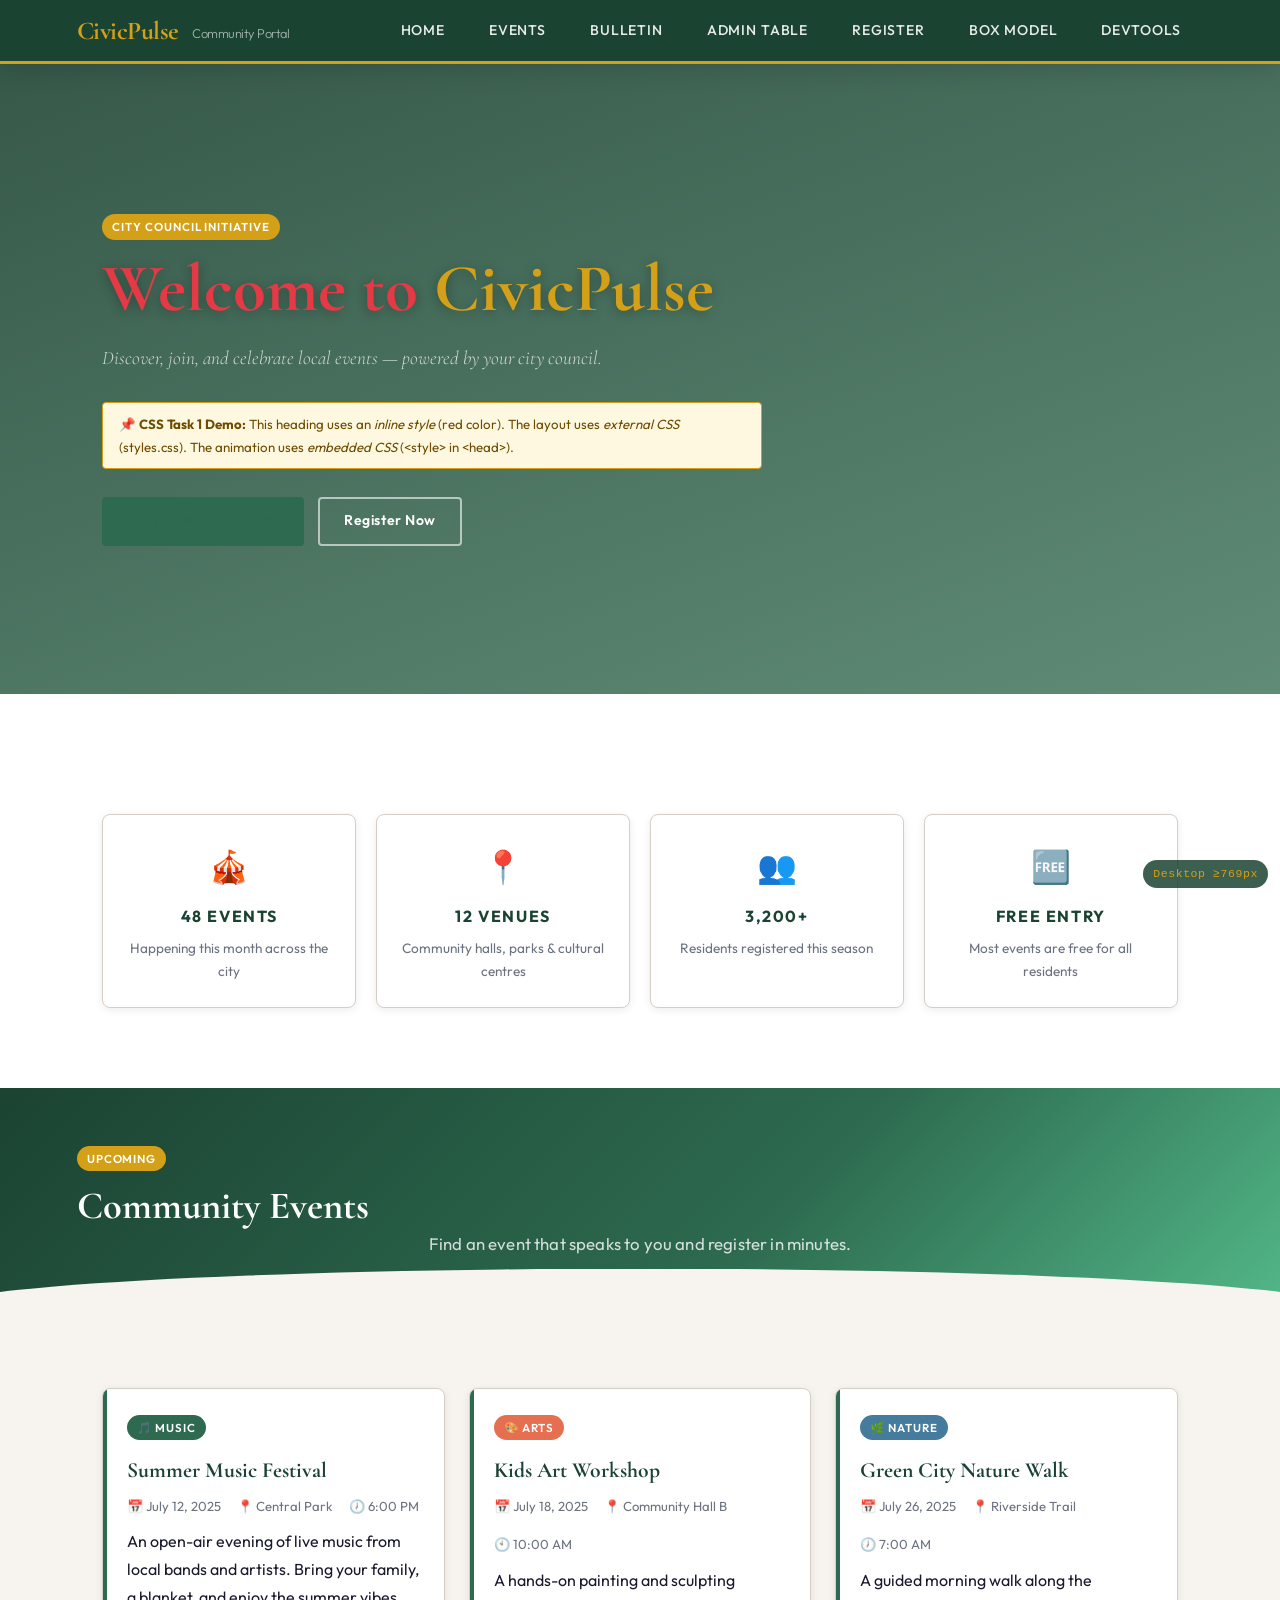
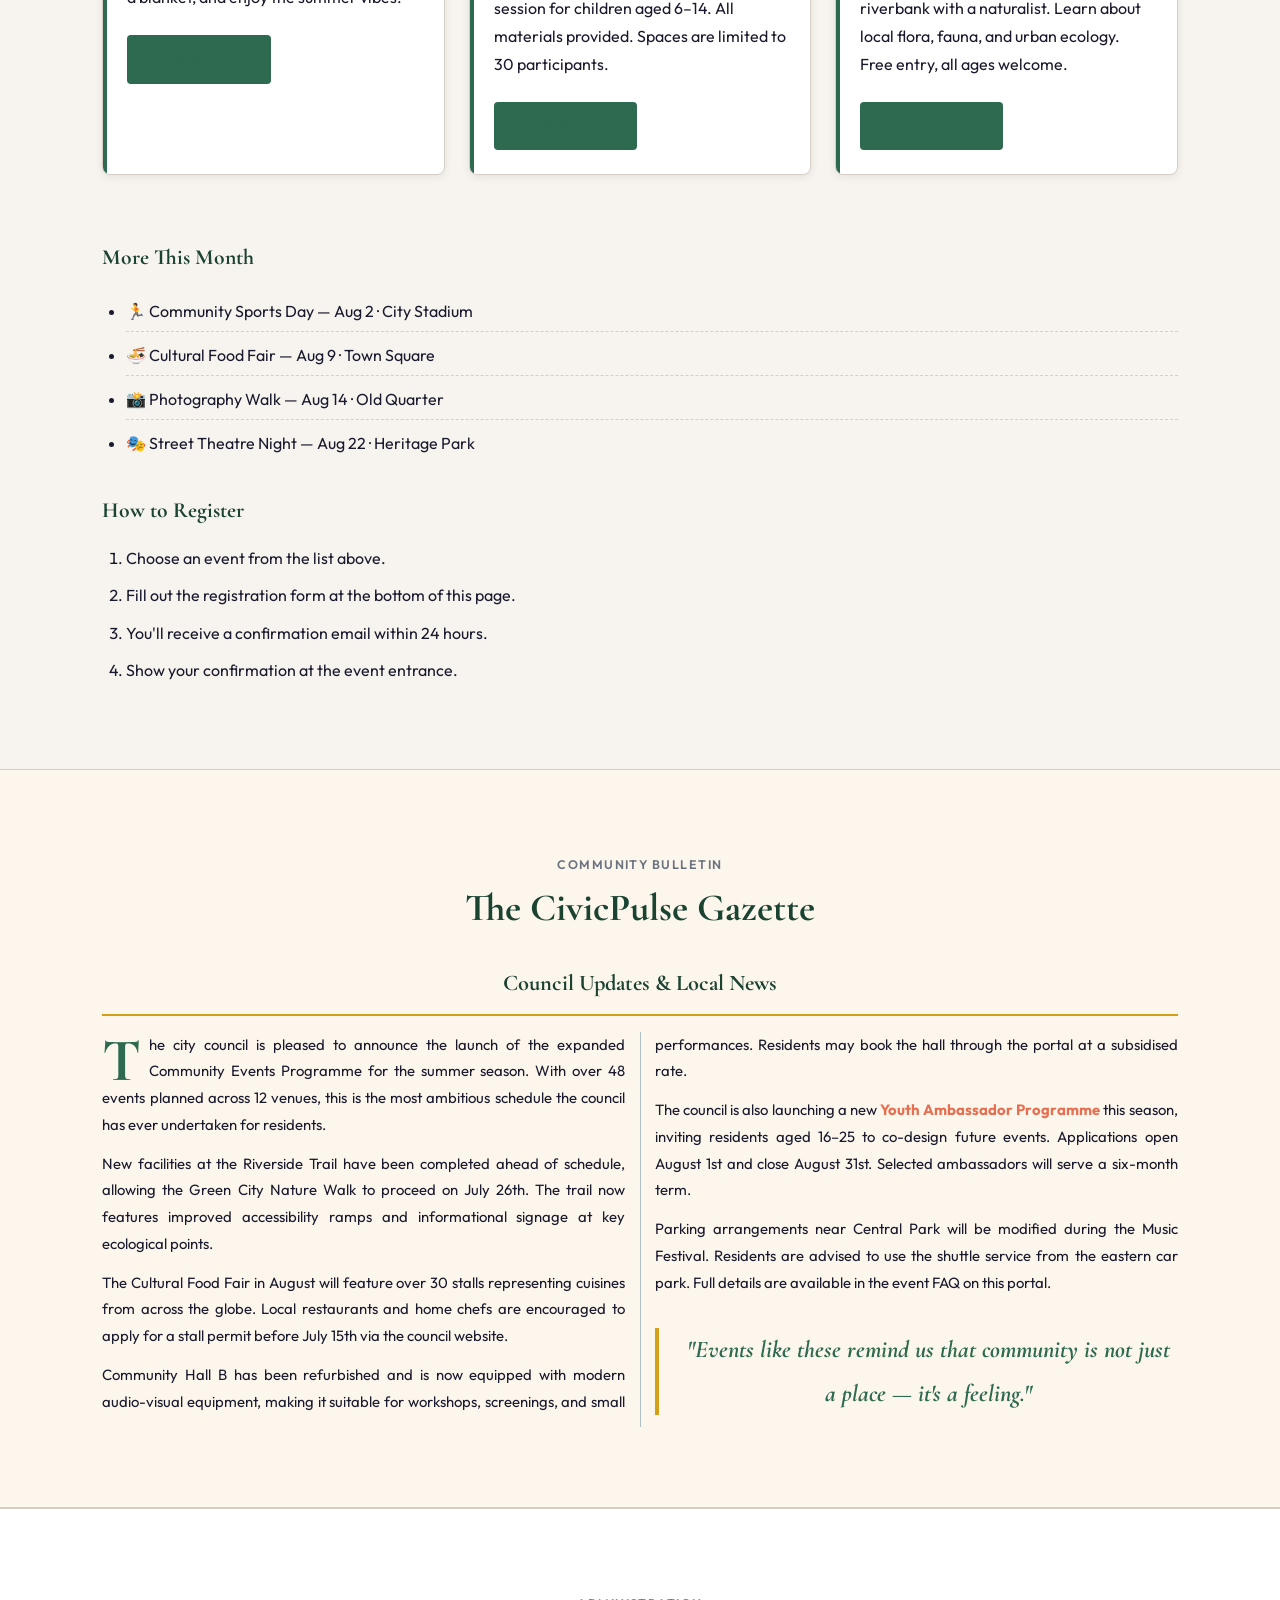
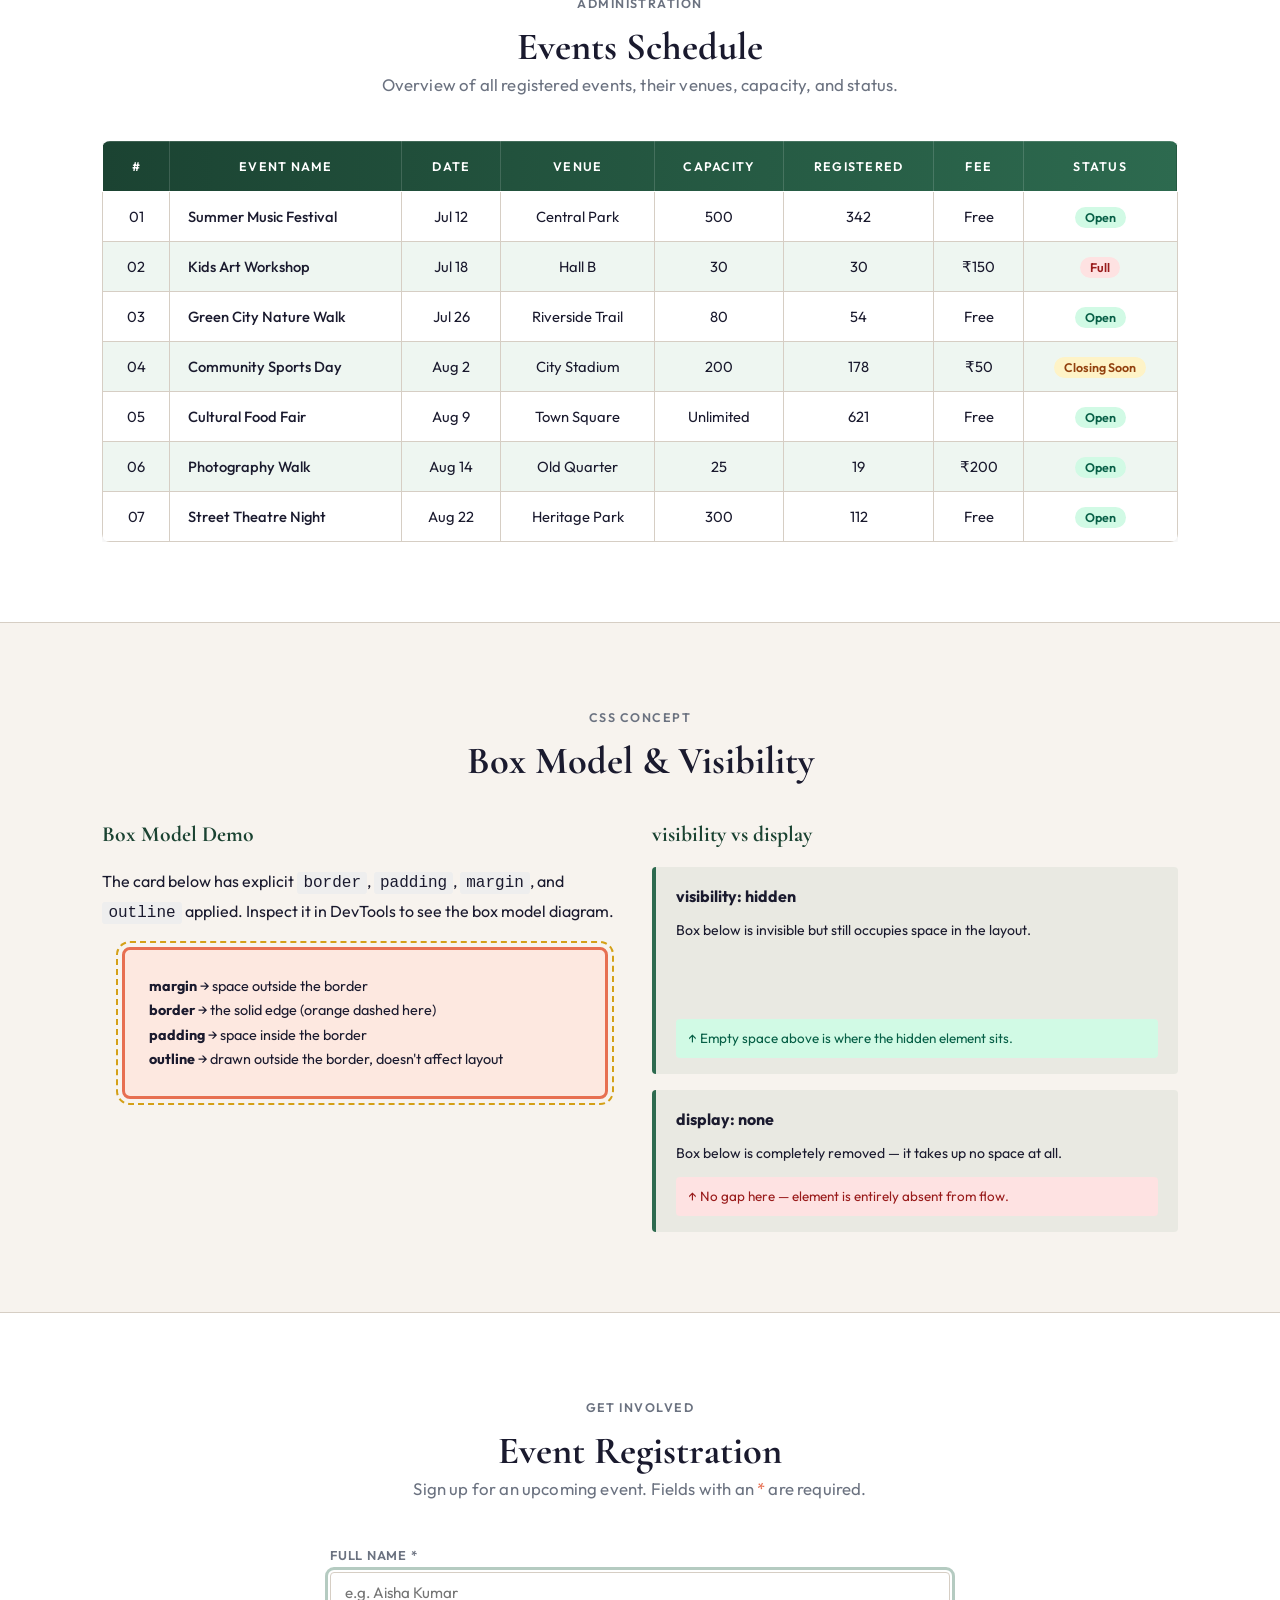
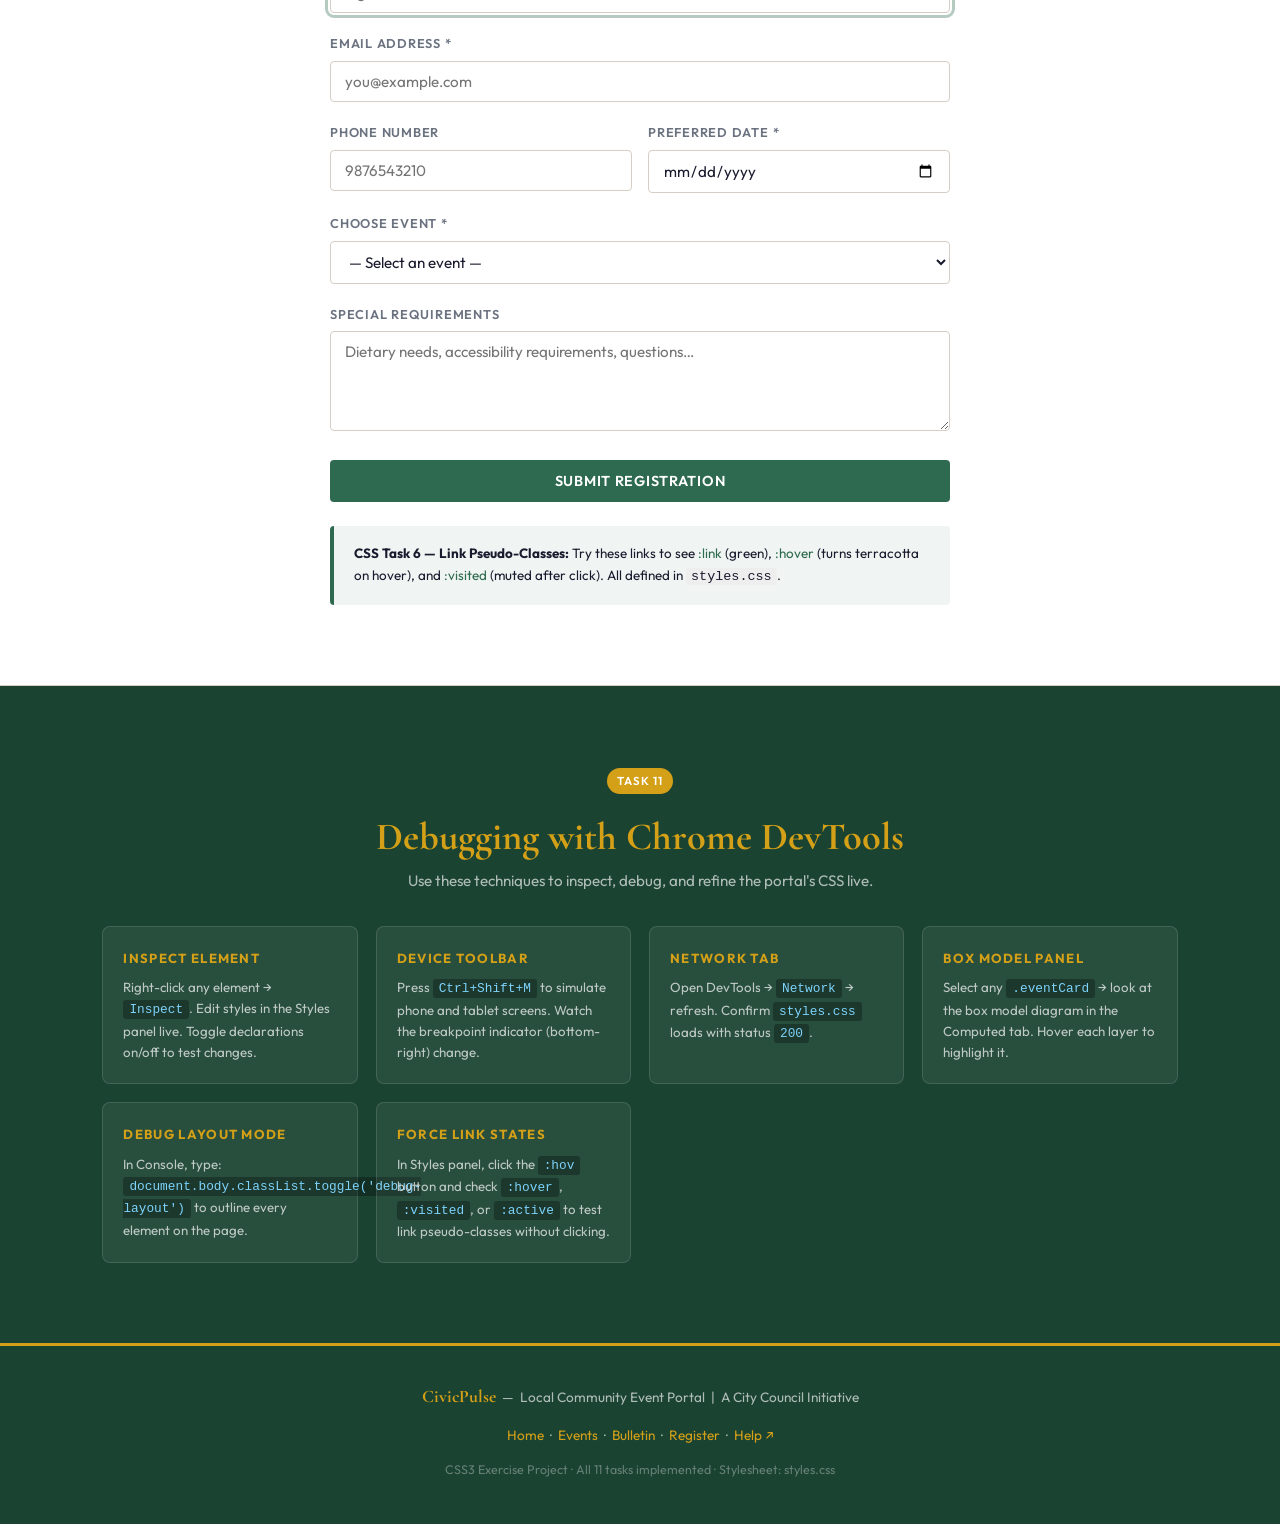
<file: CSS Module/portal.html>
<!DOCTYPE html>
<html lang="en">
<head>
  <meta charset="UTF-8">
  <meta name="viewport" content="width=device-width, initial-scale=1.0">
  <title>CivicPulse — CSS3 Styled Community Portal</title>

  <!-- TASK 5 — Google Fonts via <link> (@import alternative shown in CSS) -->
  <link rel="preconnect" href="https://fonts.googleapis.com">
  <link rel="preconnect" href="https://fonts.gstatic.com" crossorigin>
  <link href="https://fonts.googleapis.com/css2?family=Cormorant+Garamond:ital,wght@0,300;0,700;1,300;1,700&family=Outfit:wght@300;400;500;600&display=swap" rel="stylesheet">

  <!-- TASK 1 — External Stylesheet linked here -->
  <link rel="stylesheet" href="style.css">

  <!-- TASK 1 — Embedded <style> tag in <head> -->
  <style>
    /* Embedded CSS — Task 1 (internal/embedded method) */

    /* Hero gradient overlay tweak — page-specific */
    .hero { scroll-margin-top: 64px; }

    /* Animated fade-in on load */
    @keyframes slideUp {
      from { opacity: 0; transform: translateY(20px); }
      to   { opacity: 1; transform: none; }
    }
    .hero-content { animation: slideUp 0.7s ease both; }

    /* Stagger cards */
    .eventCard:nth-child(1) { animation: slideUp 0.5s 0.1s ease both; }
    .eventCard:nth-child(2) { animation: slideUp 0.5s 0.2s ease both; }
    .eventCard:nth-child(3) { animation: slideUp 0.5s 0.3s ease both; }

    /* Smooth scroll for anchor navigation (Task 2/6) */
    html { scroll-behavior: smooth; }
  </style>
</head>

<body>

  <!-- TASK 3 — ID Selector: #mainHeader -->
  <header id="mainHeader">
    <div class="site-logo">CivicPulse <span>Community Portal</span></div>

    <!-- TASK 6 — Navigation with list styling and link pseudo-classes -->
    <nav aria-label="Main navigation">
      <ul>
        <li><a href="#hero">Home</a></li>
        <li><a href="#events">Events</a></li>
        <li><a href="#bulletin">Bulletin</a></li>
        <li><a href="#admin">Admin Table</a></li>
        <li><a href="#register">Register</a></li>
        <li><a href="#boxmodel">Box Model</a></li>
        <li><a href="#devtools">DevTools</a></li>
      </ul>
    </nav>
  </header>


  <main>

    <!-- TASK 1 — Inline style demo on this heading (red, as required) -->
    <!-- TASK 4 — Hero with background-image + RGBA overlay + gradient -->
    <section class="hero" id="hero">
      <div class="hero-content">
        <span class="badge">City Council Initiative</span>

        <!-- TASK 1 — Inline style: heading color red (as required) -->
        <h1>
          <!-- inline style applied directly on element (Task 1) -->
          <span style="color: #e63946;">Welcome to</span>
          <em> CivicPulse</em>
        </h1>

        <p class="display-text" style="color: rgba(255,255,255,0.85); font-size: 1.2rem;">
          Discover, join, and celebrate local events — powered by your city council.
        </p>

        <!-- TASK 1 note: inline style used above; external CSS in styles.css; embedded CSS in <style> tag -->
        <div class="inline-demo-note" style="margin-top: 20px;">
          📌 <strong>CSS Task 1 Demo:</strong> This heading uses an <em>inline style</em> (red color).
          The layout uses <em>external CSS</em> (styles.css). The animation uses <em>embedded CSS</em> (&lt;style&gt; in &lt;head&gt;).
        </div>

        <div class="hero-btns" style="margin-top: 28px;">
          <a href="#events" class="cta-button">🗓 Browse Events</a>
          <a href="#register" class="btn-outline" style="color:#fff; border-color:rgba(255,255,255,0.6);">Register Now</a>
        </div>
      </div>
    </section>


    <!-- TASK 10 — Info Cards Row — Flexbox / Grid (Bonus) -->
    <section class="section-wrap" style="background: #fff;">
      <div class="info-cards">
        <div class="info-card">
          <div class="icon">🎪</div>
          <h4>48 Events</h4>
          <p>Happening this month across the city</p>
        </div>
        <div class="info-card">
          <div class="icon">📍</div>
          <h4>12 Venues</h4>
          <p>Community halls, parks & cultural centres</p>
        </div>
        <div class="info-card">
          <div class="icon">👥</div>
          <h4>3,200+</h4>
          <p>Residents registered this season</p>
        </div>
        <div class="info-card">
          <div class="icon">🆓</div>
          <h4>Free Entry</h4>
          <p>Most events are free for all residents</p>
        </div>
      </div>
    </section>


    <!-- TASK 3 — Class selector: .eventCard -->
    <!-- TASK 4 — Section header gradient -->
    <!-- TASK 8 — Box model (border, padding, margin on .eventCard) -->
    <section id="events">
      <!-- TASK 4 — Gradient section header -->
      <div class="section-header">
        <span class="badge">Upcoming</span>
        <h2>Community Events</h2>
        <p class="section-desc" style="color: rgba(255,255,255,0.8); margin-bottom: 0;">
          Find an event that speaks to you and register in minutes.
        </p>
      </div>

      <div class="section-wrap" style="background: var(--clr-bg);">
        <!-- TASK 10 — Grid responsive layout -->
        <div class="events-grid">

          <!-- TASK 3 — .eventCard class selector applied to all three -->
          <!-- TASK 8 — border, padding, margin demonstrated on these cards -->
          <div class="eventCard" data-inspect>
            <span class="badge" style="background: #2d6a4f;">🎵 Music</span>
            <h3>Summer Music Festival</h3>
            <div class="event-meta">
              <span>📅 July 12, 2025</span>
              <span>📍 Central Park</span>
              <span>🕖 6:00 PM</span>
            </div>
            <p class="body-copy">
              An open-air evening of live music from local bands and artists. Bring your family,
              a blanket, and enjoy the summer vibes.
            </p>
            <!-- TASK 6 — styled links with pseudo-classes -->
            <a href="#register" class="cta-button" style="margin-top: 12px; display: inline-flex;">Register →</a>
          </div>

          <div class="eventCard" data-inspect>
            <span class="badge" style="background: #e76f51;">🎨 Arts</span>
            <h3>Kids Art Workshop</h3>
            <div class="event-meta">
              <span>📅 July 18, 2025</span>
              <span>📍 Community Hall B</span>
              <span>🕙 10:00 AM</span>
            </div>
            <p class="body-copy">
              A hands-on painting and sculpting session for children aged 6–14. All materials
              provided. Spaces are limited to 30 participants.
            </p>
            <a href="#register" class="cta-button" style="margin-top: 12px; display: inline-flex;">Register →</a>
          </div>

          <div class="eventCard" data-inspect>
            <span class="badge" style="background: #457b9d;">🌿 Nature</span>
            <h3>Green City Nature Walk</h3>
            <div class="event-meta">
              <span>📅 July 26, 2025</span>
              <span>📍 Riverside Trail</span>
              <span>🕖 7:00 AM</span>
            </div>
            <p class="body-copy">
              A guided morning walk along the riverbank with a naturalist. Learn about local flora,
              fauna, and urban ecology. Free entry, all ages welcome.
            </p>
            <a href="#register" class="cta-button" style="margin-top: 12px; display: inline-flex;">Register →</a>
          </div>

        </div>

        <!-- TASK 6 — Styled bullet list -->
        <div style="margin-top: 40px;">
          <h3 style="margin-bottom: 16px; color: var(--clr-primary-dk);">More This Month</h3>
          <ul class="styled-list">
            <li>🏃 Community Sports Day — Aug 2 · City Stadium</li>
            <li>🍜 Cultural Food Fair — Aug 9 · Town Square</li>
            <li>📸 Photography Walk — Aug 14 · Old Quarter</li>
            <li>🎭 Street Theatre Night — Aug 22 · Heritage Park</li>
          </ul>
        </div>

        <!-- TASK 6 — Numbered list -->
        <div style="margin-top: 28px;">
          <h3 style="margin-bottom: 12px; color: var(--clr-primary-dk);">How to Register</h3>
          <ol class="numbered-list">
            <li>Choose an event from the list above.</li>
            <li>Fill out the registration form at the bottom of this page.</li>
            <li>You'll receive a confirmation email within 24 hours.</li>
            <li>Show your confirmation at the event entrance.</li>
          </ol>
        </div>
      </div>
    </section>


    <!-- TASK 9 — Multi-Column Newspaper Bulletin (column-count, column-gap, column-rule) -->
    <section id="bulletin" class="section-wrap bulletin-section">
      <div style="text-align: center; margin-bottom: 32px;">
        <span class="label-text">Community Bulletin</span>
        <h2 style="margin-top: 8px; color: var(--clr-primary-dk);">The CivicPulse Gazette</h2>
      </div>

      <div class="bulletin-columns">
        <h3>Council Updates &amp; Local News</h3>

        <p class="drop-cap">
          The city council is pleased to announce the launch of the expanded Community Events
          Programme for the summer season. With over 48 events planned across 12 venues, this is
          the most ambitious schedule the council has ever undertaken for residents.
        </p>
        <p>
          New facilities at the Riverside Trail have been completed ahead of schedule, allowing
          the Green City Nature Walk to proceed on July 26th. The trail now features improved
          accessibility ramps and informational signage at key ecological points.
        </p>
        <p>
          The Cultural Food Fair in August will feature over 30 stalls representing cuisines from
          across the globe. Local restaurants and home chefs are encouraged to apply for a stall
          permit before July 15th via the council website.
        </p>
        <p>
          Community Hall B has been refurbished and is now equipped with modern audio-visual
          equipment, making it suitable for workshops, screenings, and small performances.
          Residents may book the hall through the portal at a subsidised rate.
        </p>
        <p>
          The council is also launching a new <span class="accent-text"><strong>Youth Ambassador Programme</strong></span>
          this season, inviting residents aged 16–25 to co-design future events. Applications
          open August 1st and close August 31st. Selected ambassadors will serve a six-month term.
        </p>
        <p>
          Parking arrangements near Central Park will be modified during the Music Festival.
          Residents are advised to use the shuttle service from the eastern car park. Full details
          are available in the event FAQ on this portal.
        </p>
      <!-- TASK 5 — Pull quote typography -->
      <blockquote class="pull-quote" style="margin-top: 32px;">
        "Events like these remind us that community is not just a place — it's a feeling."
      </blockquote>
    </section>


    <!-- TASK 7 — Table Styling (border-collapse, zebra striping, borders, padding, text-align) -->
    <section id="admin" class="section-wrap" style="background: #fff;">
      <div style="text-align: center; margin-bottom: 32px;">
        <span class="label-text">Administration</span>
        <h2 style="margin-top: 8px;">Events Schedule</h2>
        <p class="section-desc">
          Overview of all registered events, their venues, capacity, and status.
        </p>
      </div>

      <!-- TASK 7 — Styled table with all required properties -->
      <div class="table-wrap">
        <table>
          <thead>
            <tr>
              <th>#</th>
              <th>Event Name</th>
              <th>Date</th>
              <th>Venue</th>
              <th>Capacity</th>
              <th>Registered</th>
              <th>Fee</th>
              <th>Status</th>
            </tr>
          </thead>
          <tbody>
            <tr>
              <td>01</td>
              <td style="text-align: left; font-weight: 500;">Summer Music Festival</td>
              <td>Jul 12</td>
              <td>Central Park</td>
              <td>500</td>
              <td>342</td>
              <td>Free</td>
              <td><span class="status-open">Open</span></td>
            </tr>
            <tr>
              <td>02</td>
              <td style="text-align: left; font-weight: 500;">Kids Art Workshop</td>
              <td>Jul 18</td>
              <td>Hall B</td>
              <td>30</td>
              <td>30</td>
              <td>₹150</td>
              <td><span class="status-full">Full</span></td>
            </tr>
            <tr>
              <td>03</td>
              <td style="text-align: left; font-weight: 500;">Green City Nature Walk</td>
              <td>Jul 26</td>
              <td>Riverside Trail</td>
              <td>80</td>
              <td>54</td>
              <td>Free</td>
              <td><span class="status-open">Open</span></td>
            </tr>
            <tr>
              <td>04</td>
              <td style="text-align: left; font-weight: 500;">Community Sports Day</td>
              <td>Aug 2</td>
              <td>City Stadium</td>
              <td>200</td>
              <td>178</td>
              <td>₹50</td>
              <td><span class="status-soon">Closing Soon</span></td>
            </tr>
            <tr>
              <td>05</td>
              <td style="text-align: left; font-weight: 500;">Cultural Food Fair</td>
              <td>Aug 9</td>
              <td>Town Square</td>
              <td>Unlimited</td>
              <td>621</td>
              <td>Free</td>
              <td><span class="status-open">Open</span></td>
            </tr>
            <tr>
              <td>06</td>
              <td style="text-align: left; font-weight: 500;">Photography Walk</td>
              <td>Aug 14</td>
              <td>Old Quarter</td>
              <td>25</td>
              <td>19</td>
              <td>₹200</td>
              <td><span class="status-open">Open</span></td>
            </tr>
            <tr>
              <td>07</td>
              <td style="text-align: left; font-weight: 500;">Street Theatre Night</td>
              <td>Aug 22</td>
              <td>Heritage Park</td>
              <td>300</td>
              <td>112</td>
              <td>Free</td>
              <td><span class="status-open">Open</span></td>
            </tr>
          </tbody>
        </table>
      </div>
    </section>


    <!-- TASK 8 — Box Model Demo (border, padding, margin, outline) + visibility: hidden vs display: none comparison -->
    <section id="boxmodel" class="section-wrap" style="background: var(--clr-bg);">
      <div style="text-align: center; margin-bottom: 32px;">
        <span class="label-text">CSS Concept</span>
        <h2 style="margin-top: 8px;">Box Model &amp; Visibility</h2>
      </div>

      <div class="flex-row" style="align-items: stretch;">

        <div style="flex: 1; min-width: 260px;">
          <h3 style="margin-bottom: 14px; color: var(--clr-primary-dk);">Box Model Demo</h3>
          <p class="body-copy" style="margin-bottom: 16px;">
            The card below has explicit <code style="background:#eee; padding:2px 6px; border-radius:3px;">border</code>,
            <code style="background:#eee; padding:2px 6px; border-radius:3px;">padding</code>,
            <code style="background:#eee; padding:2px 6px; border-radius:3px;">margin</code>, and
            <code style="background:#eee; padding:2px 6px; border-radius:3px;">outline</code> applied.
            Inspect it in DevTools to see the box model diagram.
          </p>
          <div class="box-model-demo" data-inspect>
            <p style="margin-bottom: 0; font-size: 0.9rem;">
              <strong>margin</strong> → space outside the border<br>
              <strong>border</strong> → the solid edge (orange dashed here)<br>
              <strong>padding</strong> → space inside the border<br>
              <strong>outline</strong> → drawn outside the border, doesn't affect layout
            </p>
          </div>
        </div>

        <div style="flex: 1; min-width: 260px;">
          <h3 style="margin-bottom: 14px; color: var(--clr-primary-dk);">visibility vs display</h3>

          <div class="tinted-bg" style="margin-bottom: 16px;">
            <p style="margin-bottom: 8px;"><strong>visibility: hidden</strong></p>
            <p class="body-copy" style="font-size: 0.88rem;">
              Box below is invisible but still occupies space in the layout.
            </p>
            <div class="visibility-demo vis-hidden">
              I am hidden (visibility: hidden) — but my space remains.
            </div>
            <div style="background: #d1fae5; padding: 8px 12px; border-radius: 4px; font-size: 0.84rem; margin-top: 8px; color: #065f46;">
              ↑ Empty space above is where the hidden element sits.
            </div>
          </div>

          <div class="tinted-bg">
            <p style="margin-bottom: 8px;"><strong>display: none</strong></p>
            <p class="body-copy" style="font-size: 0.88rem;">
              Box below is completely removed — it takes up no space at all.
            </p>
            <div class="visibility-demo disp-none">
              I am removed from layout (display: none).
            </div>
            <div style="background: #fee2e2; padding: 8px 12px; border-radius: 4px; font-size: 0.84rem; margin-top: 8px; color: #991b1b;">
              ↑ No gap here — element is entirely absent from flow.
            </div>
          </div>
        </div>

      </div>
    </section>


    <!-- TASK 5 — Typography demo section -->
    <!-- TASK 6 — Link pseudo-class demo -->
    <section id="register" class="section-wrap" style="background: #fff;">
      <div style="text-align: center; margin-bottom: 32px;">
        <span class="label-text">Get Involved</span>
        <h2 style="margin-top: 8px;">Event Registration</h2>
        <p class="section-desc">
          Sign up for an upcoming event. Fields with an <span class="accent-text">*</span> are required.
        </p>
      </div>

      <div style="max-width: 620px; margin: 0 auto;">

        <!-- TASK 8 — outline on focus (styles.css) -->
        <div class="form-group">
          <label for="rName">Full Name *</label>
          <input type="text" id="rName" placeholder="e.g. Aisha Kumar" required autofocus>
        </div>

        <div class="form-group">
          <label for="rEmail">Email Address *</label>
          <input type="email" id="rEmail" placeholder="you@example.com" required>
        </div>

        <div class="flex-row" style="gap: 16px;">
          <div class="form-group" style="flex: 1;">
            <label for="rPhone">Phone Number</label>
            <input type="tel" id="rPhone" placeholder="9876543210">
          </div>
          <div class="form-group" style="flex: 1;">
            <label for="rDate">Preferred Date *</label>
            <input type="date" id="rDate" required>
          </div>
        </div>

        <div class="form-group">
          <label for="rEvent">Choose Event *</label>
          <select id="rEvent" required>
            <option value="">— Select an event —</option>
            <option value="music">🎵 Summer Music Festival — Jul 12</option>
            <option value="art">🎨 Kids Art Workshop — Jul 18</option>
            <option value="nature">🌿 Green City Nature Walk — Jul 26</option>
            <option value="sports">🏃 Community Sports Day — Aug 2</option>
            <option value="food">🍜 Cultural Food Fair — Aug 9</option>
          </select>
        </div>

        <div class="form-group">
          <label for="rMessage">Special Requirements</label>
          <textarea id="rMessage" placeholder="Dietary needs, accessibility requirements, questions…"></textarea>
        </div>

        <button class="cta-button" type="button" style="width: 100%; justify-content: center;" onclick="this.textContent='✅ Registered! Check your email.'">
          Submit Registration
        </button>

        <!-- TASK 6 — Link pseudo-class demo note -->
        <div class="tinted-bg" style="margin-top: 24px; font-size: 0.84rem;">
          <strong>CSS Task 6 — Link Pseudo-Classes:</strong> Try these links to see
          <a href="#events">:link</a> (green),
          <a href="#bulletin">:hover</a> (turns terracotta on hover),
          and <a href="#admin">:visited</a> (muted after click).
          All defined in <code style="background: #eee; padding: 1px 5px; border-radius: 3px;">styles.css</code>.
        </div>
      </div>
    </section>


    <!-- TASK 11 — DevTools debugging guidance -->
    <section id="devtools" class="section-wrap devtools-section">
      <div style="text-align: center; margin-bottom: 8px;">
        <span class="badge">Task 11</span>
      </div>
      <h2 style="text-align: center; margin-bottom: 8px;">Debugging with Chrome DevTools</h2>
      <p style="text-align: center; color: rgba(255,255,255,0.65); margin-bottom: 0; font-size: 0.95rem;">
        Use these techniques to inspect, debug, and refine the portal's CSS live.
      </p>

      <div class="devtip-grid">
        <div class="devtip-card">
          <h4>Inspect Element</h4>
          <p>Right-click any element → <code>Inspect</code>. Edit styles in the Styles panel live. Toggle declarations on/off to test changes.</p>
        </div>
        <div class="devtip-card">
          <h4>Device Toolbar</h4>
          <p>Press <code>Ctrl+Shift+M</code> to simulate phone and tablet screens. Watch the breakpoint indicator (bottom-right) change.</p>
        </div>
        <div class="devtip-card">
          <h4>Network Tab</h4>
          <p>Open DevTools → <code>Network</code> → refresh. Confirm <code>styles.css</code> loads with status <code>200</code>.</p>
        </div>
        <div class="devtip-card">
          <h4>Box Model Panel</h4>
          <p>Select any <code>.eventCard</code> → look at the box model diagram in the Computed tab. Hover each layer to highlight it.</p>
        </div>
        <div class="devtip-card">
          <h4>Debug Layout Mode</h4>
          <p>In Console, type: <code>document.body.classList.toggle('debug-layout')</code> to outline every element on the page.</p>
        </div>
        <div class="devtip-card">
          <h4>Force Link States</h4>
          <p>In Styles panel, click the <code>:hov</code> button and check <code>:hover</code>, <code>:visited</code>, or <code>:active</code> to test link pseudo-classes without clicking.</p>
        </div>
      </div>
    </section>

  </main>


  <!-- TASK 3 — ID Selector: #mainFooter -->
  <footer id="mainFooter">
    <p>
      <strong style="color: var(--clr-gold); font-family: var(--ff-display); font-size: 1.1rem;">CivicPulse</strong>
      &nbsp;—&nbsp; Local Community Event Portal &nbsp;|&nbsp; A City Council Initiative
    </p>
    <p style="margin-top: 8px;">
      <a href="#hero">Home</a> &nbsp;·&nbsp;
      <a href="#events">Events</a> &nbsp;·&nbsp;
      <a href="#bulletin">Bulletin</a> &nbsp;·&nbsp;
      <a href="#register">Register</a> &nbsp;·&nbsp;
      <a href="help.html" target="_blank" rel="noopener">Help ↗</a>
    </p>
    <p style="margin-top: 12px; font-size: 0.78rem; opacity: 0.5;">
      CSS3 Exercise Project · All 11 tasks implemented · Stylesheet: styles.css
    </p>
  </footer>

</body>
</html>
</file>
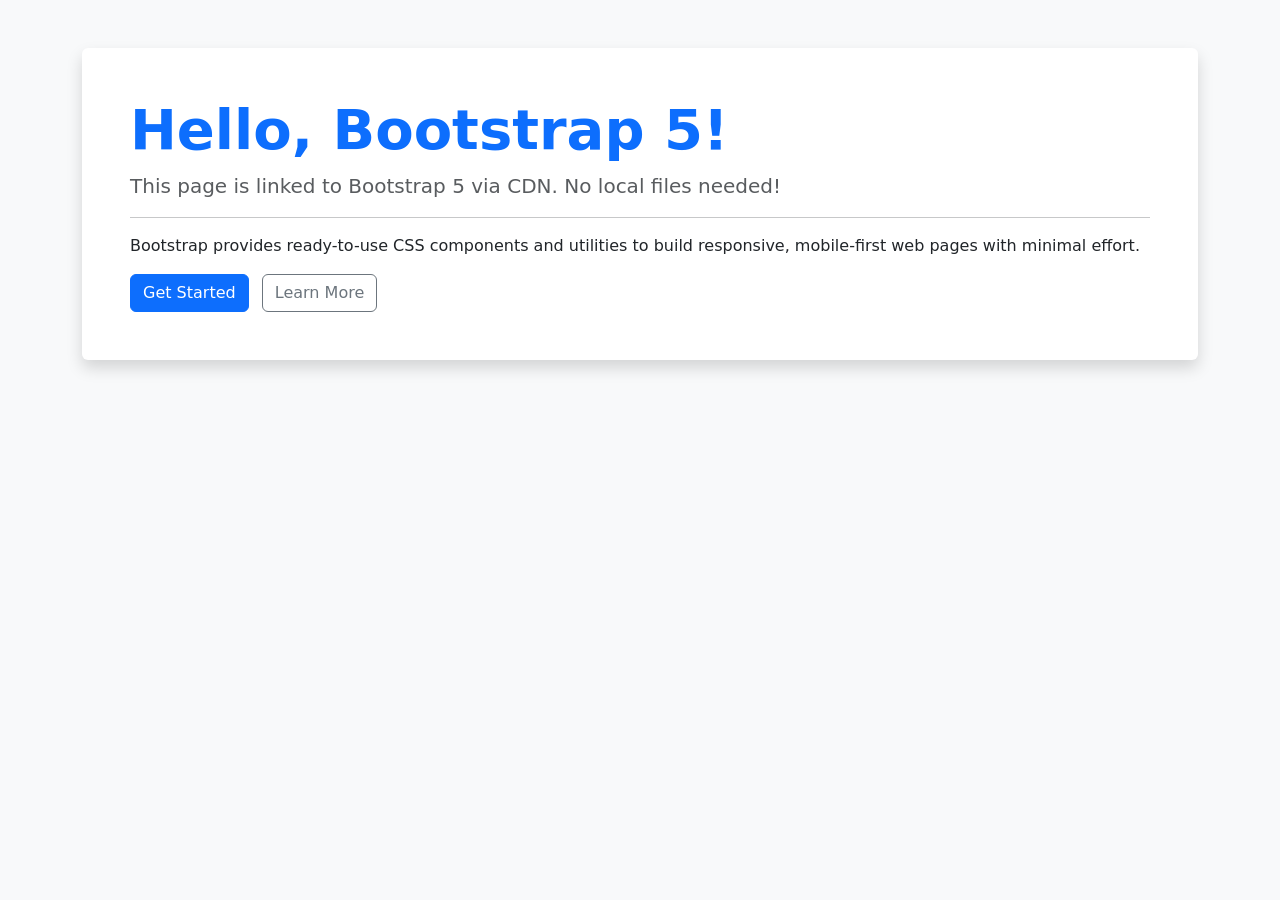
<file: Bootstrap 5 Module/Ex 1 Setting Up Bootstrap 5/ex1.1_cdn_setup.html>
<!DOCTYPE html>
<html lang="en">
<head>
  <meta charset="UTF-8" />
  <meta name="viewport" content="width=device-width, initial-scale=1.0"/>
  <title>Ex 1.1 – Bootstrap via CDN</title>

  <link
    href="https://cdn.jsdelivr.net/npm/bootstrap@5.3.3/dist/css/bootstrap.min.css"
    rel="stylesheet"
    integrity="sha384-QWTKZyjpPEjISv5WaRU9OFeRpok6YctnYmDr5pNlyT2bRjXh0JMhjY6hW+ALEwIH"
    crossorigin="anonymous"
  />
</head>
<body class="bg-light">

  <div class="container mt-5">
    <div class="p-5 bg-white rounded shadow">
      <h1 class="display-4 text-primary fw-bold">Hello, Bootstrap 5!</h1>
      <p class="lead text-muted">
        This page is linked to Bootstrap 5 via CDN. No local files needed!
      </p>
      <hr/>
      <p>Bootstrap provides ready-to-use CSS components and utilities to build
         responsive, mobile-first web pages with minimal effort.</p>
      <a href="#" class="btn btn-primary me-2">Get Started</a>
      <a href="#" class="btn btn-outline-secondary">Learn More</a>
    </div>
  </div>

  <!-- Bootstrap 5 JS Bundle via CDN (includes Popper.js) -->
  <script
    src="https://cdn.jsdelivr.net/npm/bootstrap@5.3.3/dist/js/bootstrap.bundle.min.js"
    integrity="sha384-YvpcrYf0tY3lHB60NNkmXc4s9bIOgUxi8T/jzmxhMTCghPf0MTu1sfDlzDQ9+1Wx"
    crossorigin="anonymous">
  </script>
</body>
</html>
</file>
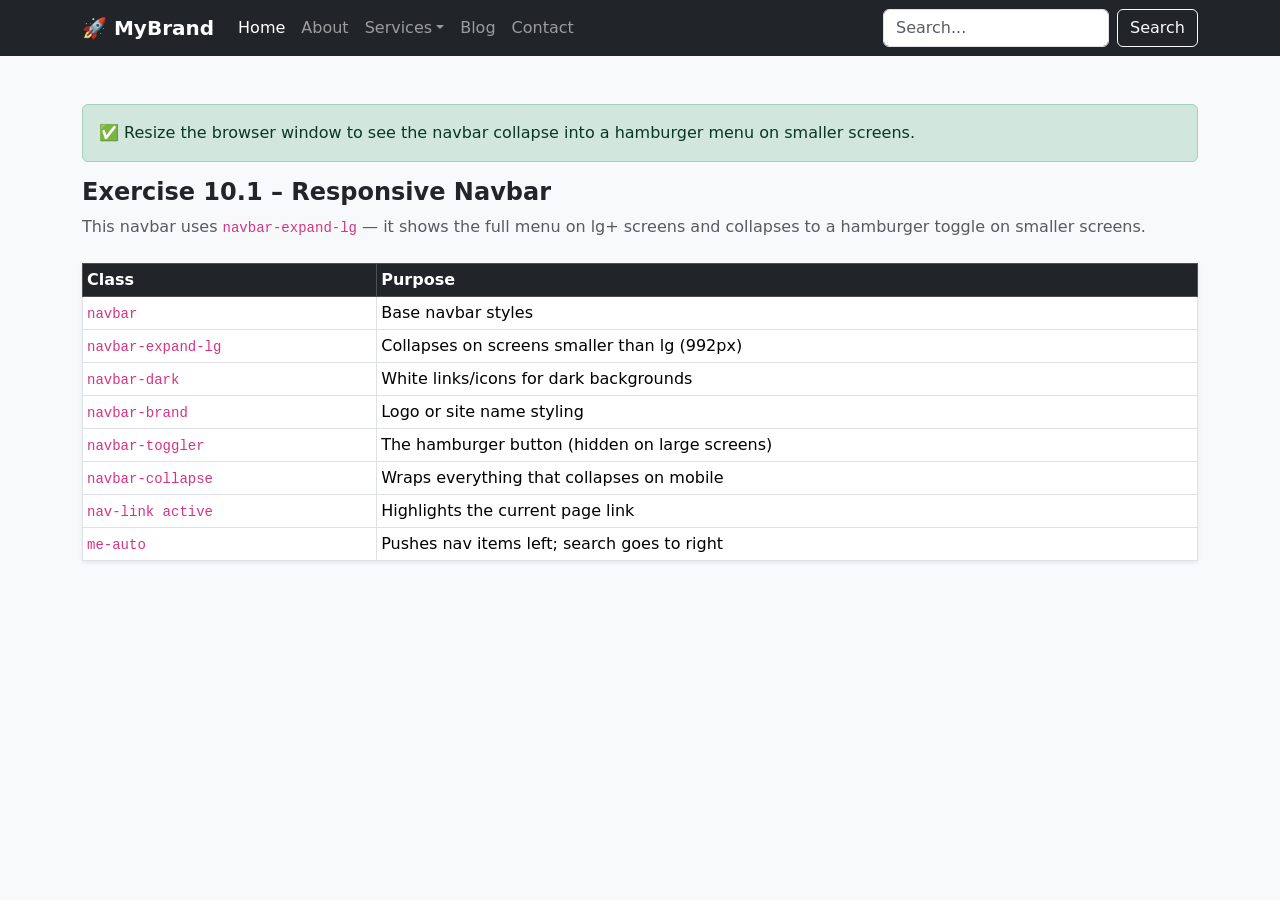
<file: Bootstrap 5 Module/Ex 10 Navbars and Navigation/ex10_1_responsive_navbar.html>
<!DOCTYPE html>
<html lang="en">
<head>
  <meta charset="UTF-8"/>
  <meta name="viewport" content="width=device-width, initial-scale=1.0"/>
  <title>Ex 10.1 – Responsive Navbar</title>
  <link href="https://cdn.jsdelivr.net/npm/bootstrap@5.3.3/dist/css/bootstrap.min.css" rel="stylesheet"/>
</head>
<body class="bg-light">

  <!--
    navbar               = base navbar class
    navbar-expand-lg     = collapses to hamburger below lg (992px)
    navbar-dark bg-dark  = dark theme with white links
    navbar-brand         = logo / site name
    navbar-toggler       = hamburger button shown on mobile
    navbar-collapse      = the collapsible section
    me-auto              = pushes nav to the left so search goes to right
  -->
  <nav class="navbar navbar-expand-lg navbar-dark bg-dark">
    <div class="container">

      <!-- Brand / Logo -->
      <a class="navbar-brand fw-bold" href="#">
        🚀 MyBrand
      </a>

      <!-- Hamburger toggle (visible only on mobile) -->
      <button class="navbar-toggler" type="button"
        data-bs-toggle="collapse"
        data-bs-target="#mainNavbar"
        aria-controls="mainNavbar"
        aria-expanded="false"
        aria-label="Toggle navigation">
        <span class="navbar-toggler-icon"></span>
      </button>

      <!-- Collapsible content -->
      <div class="collapse navbar-collapse" id="mainNavbar">

        <!-- Nav Links (left side) -->
        <ul class="navbar-nav me-auto mb-2 mb-lg-0">
          <li class="nav-item">
            <a class="nav-link active" aria-current="page" href="#">Home</a>
          </li>
          <li class="nav-item">
            <a class="nav-link" href="#">About</a>
          </li>
          <!-- Dropdown -->
          <li class="nav-item dropdown">
            <a class="nav-link dropdown-toggle" href="#" data-bs-toggle="dropdown">Services</a>
            <ul class="dropdown-menu dropdown-menu-dark">
              <li><a class="dropdown-item" href="#">Web Design</a></li>
              <li><a class="dropdown-item" href="#">Development</a></li>
              <li><hr class="dropdown-divider"/></li>
              <li><a class="dropdown-item" href="#">Consulting</a></li>
            </ul>
          </li>
          <li class="nav-item">
            <a class="nav-link" href="#">Blog</a>
          </li>
          <li class="nav-item">
            <a class="nav-link" href="#">Contact</a>
          </li>
        </ul>

        <!-- Search Form (right side) -->
        <form class="d-flex gap-2" role="search">
          <input class="form-control" type="search" placeholder="Search..." aria-label="Search"/>
          <button class="btn btn-outline-light" type="submit">Search</button>
        </form>

      </div>
    </div>
  </nav>

  <!-- Page content below navbar -->
  <div class="container py-5">
    <div class="alert alert-success">
      ✅ Resize the browser window to see the navbar collapse into a hamburger menu on smaller screens.
    </div>
    <h4 class="fw-bold">Exercise 10.1 – Responsive Navbar</h4>
    <p class="text-muted">
      This navbar uses <code>navbar-expand-lg</code> — it shows the full menu on lg+ screens
      and collapses to a hamburger toggle on smaller screens.
    </p>

    <!-- Key classes table -->
    <table class="table table-bordered table-sm bg-white shadow-sm mt-4">
      <thead class="table-dark">
        <tr><th>Class</th><th>Purpose</th></tr>
      </thead>
      <tbody>
        <tr><td><code>navbar</code></td><td>Base navbar styles</td></tr>
        <tr><td><code>navbar-expand-lg</code></td><td>Collapses on screens smaller than lg (992px)</td></tr>
        <tr><td><code>navbar-dark</code></td><td>White links/icons for dark backgrounds</td></tr>
        <tr><td><code>navbar-brand</code></td><td>Logo or site name styling</td></tr>
        <tr><td><code>navbar-toggler</code></td><td>The hamburger button (hidden on large screens)</td></tr>
        <tr><td><code>navbar-collapse</code></td><td>Wraps everything that collapses on mobile</td></tr>
        <tr><td><code>nav-link active</code></td><td>Highlights the current page link</td></tr>
        <tr><td><code>me-auto</code></td><td>Pushes nav items left; search goes to right</td></tr>
      </tbody>
    </table>
  </div>

<script src="https://cdn.jsdelivr.net/npm/bootstrap@5.3.3/dist/js/bootstrap.bundle.min.js"></script>
</body>
</html>
</file>
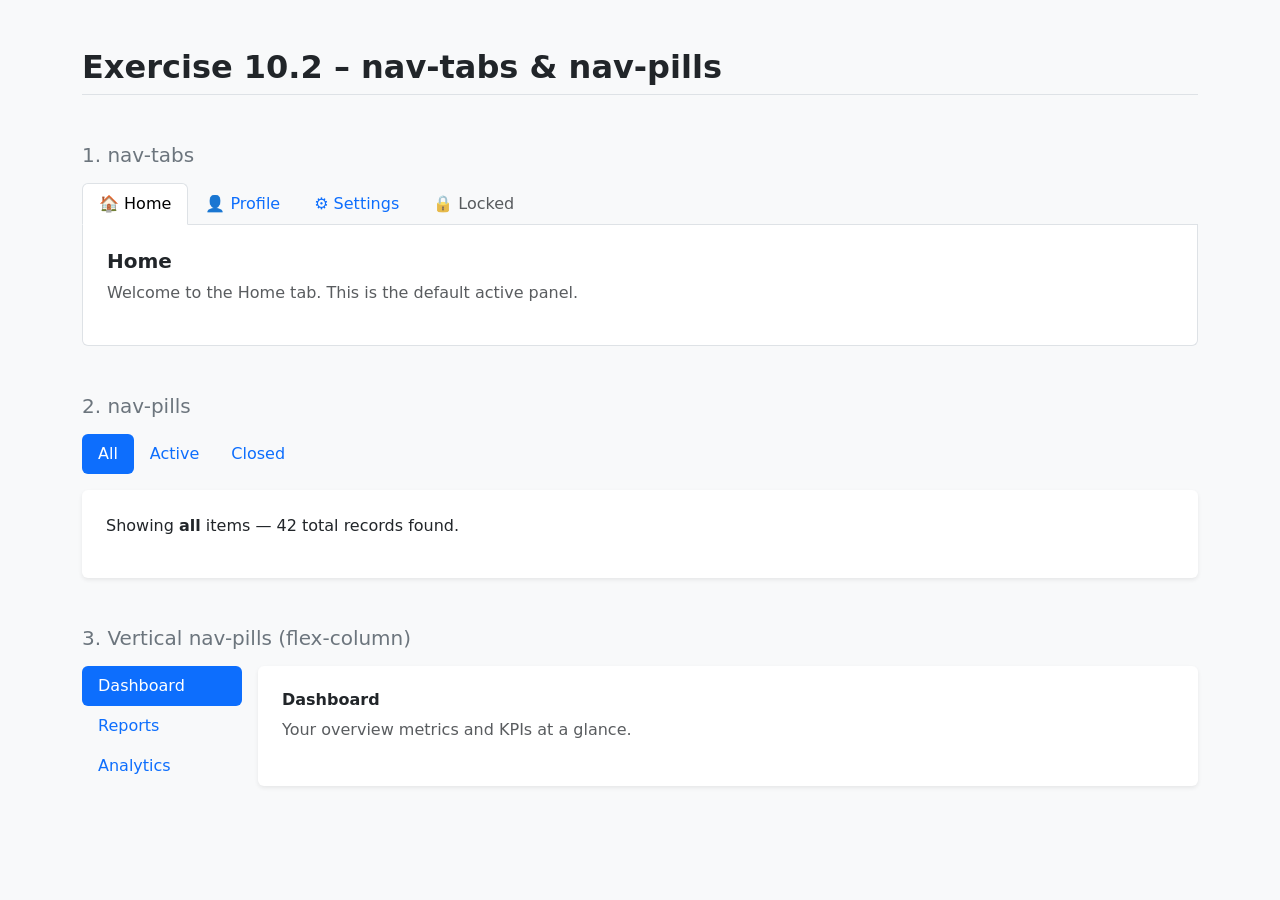
<file: Bootstrap 5 Module/Ex 10 Navbars and Navigation/ex10_2_nav_tabs_pills.html>
<!DOCTYPE html>
<html lang="en">
<head>
  <meta charset="UTF-8"/>
  <meta name="viewport" content="width=device-width, initial-scale=1.0"/>
  <title>Ex 10.2 – Nav Tabs & Pills</title>
  <link href="https://cdn.jsdelivr.net/npm/bootstrap@5.3.3/dist/css/bootstrap.min.css" rel="stylesheet"/>
</head>
<body class="bg-light py-5">
<div class="container">
  <h2 class="fw-bold mb-5 border-bottom pb-2">Exercise 10.2 – nav-tabs & nav-pills</h2>

  <!-- NAV TABS -->
  <h5 class="text-secondary mb-3">1. nav-tabs</h5>
  <ul class="nav nav-tabs" id="tabsDemo" role="tablist">
    <li class="nav-item" role="presentation">
      <button class="nav-link active" data-bs-toggle="tab" data-bs-target="#t-home"
        type="button" role="tab">🏠 Home</button>
    </li>
    <li class="nav-item" role="presentation">
      <button class="nav-link" data-bs-toggle="tab" data-bs-target="#t-profile"
        type="button" role="tab">👤 Profile</button>
    </li>
    <li class="nav-item" role="presentation">
      <button class="nav-link" data-bs-toggle="tab" data-bs-target="#t-settings"
        type="button" role="tab">⚙️ Settings</button>
    </li>
    <li class="nav-item" role="presentation">
      <button class="nav-link disabled" type="button" disabled>🔒 Locked</button>
    </li>
  </ul>
  <div class="tab-content border border-top-0 rounded-bottom bg-white p-4 mb-5">
    <div class="tab-pane fade show active" id="t-home" role="tabpanel">
      <h5 class="fw-bold">Home</h5>
      <p class="text-muted">Welcome to the Home tab. This is the default active panel.</p>
    </div>
    <div class="tab-pane fade" id="t-profile" role="tabpanel">
      <h5 class="fw-bold">Profile</h5>
      <p class="text-muted">User profile details would be displayed here.</p>
    </div>
    <div class="tab-pane fade" id="t-settings" role="tabpanel">
      <h5 class="fw-bold">Settings</h5>
      <p class="text-muted">Configuration and preference options go here.</p>
    </div>
  </div>

  <!-- NAV PILLS -->
  <h5 class="text-secondary mb-3">2. nav-pills</h5>
  <ul class="nav nav-pills mb-3" id="pillsDemo" role="tablist">
    <li class="nav-item" role="presentation">
      <button class="nav-link active" data-bs-toggle="pill" data-bs-target="#p-all"
        type="button" role="tab">All</button>
    </li>
    <li class="nav-item" role="presentation">
      <button class="nav-link" data-bs-toggle="pill" data-bs-target="#p-active"
        type="button" role="tab">Active</button>
    </li>
    <li class="nav-item" role="presentation">
      <button class="nav-link" data-bs-toggle="pill" data-bs-target="#p-closed"
        type="button" role="tab">Closed</button>
    </li>
  </ul>
  <div class="tab-content bg-white p-4 rounded shadow-sm mb-5">
    <div class="tab-pane fade show active" id="p-all" role="tabpanel">
      <p>Showing <strong>all</strong> items — 42 total records found.</p>
    </div>
    <div class="tab-pane fade" id="p-active" role="tabpanel">
      <p>Showing <strong>active</strong> items only — 31 records.</p>
    </div>
    <div class="tab-pane fade" id="p-closed" role="tabpanel">
      <p>Showing <strong>closed</strong> items only — 11 records.</p>
    </div>
  </div>

  <!-- VERTICAL PILLS -->
  <h5 class="text-secondary mb-3">3. Vertical nav-pills (flex-column)</h5>
  <div class="d-flex gap-3">
    <div class="nav flex-column nav-pills" id="vertPills" role="tablist" style="min-width:160px;">
      <button class="nav-link active text-start" data-bs-toggle="pill" data-bs-target="#vp-1" type="button">Dashboard</button>
      <button class="nav-link text-start" data-bs-toggle="pill" data-bs-target="#vp-2" type="button">Reports</button>
      <button class="nav-link text-start" data-bs-toggle="pill" data-bs-target="#vp-3" type="button">Analytics</button>
    </div>
    <div class="tab-content flex-grow-1 bg-white p-4 rounded shadow-sm">
      <div class="tab-pane fade show active" id="vp-1">
        <h6 class="fw-bold">Dashboard</h6>
        <p class="text-muted">Your overview metrics and KPIs at a glance.</p>
      </div>
      <div class="tab-pane fade" id="vp-2">
        <h6 class="fw-bold">Reports</h6>
        <p class="text-muted">Detailed reports and data export options.</p>
      </div>
      <div class="tab-pane fade" id="vp-3">
        <h6 class="fw-bold">Analytics</h6>
        <p class="text-muted">Deep-dive into performance and user behavior.</p>
      </div>
    </div>
  </div>

</div>
<script src="https://cdn.jsdelivr.net/npm/bootstrap@5.3.3/dist/js/bootstrap.bundle.min.js"></script>
</body>
</html>
</file>
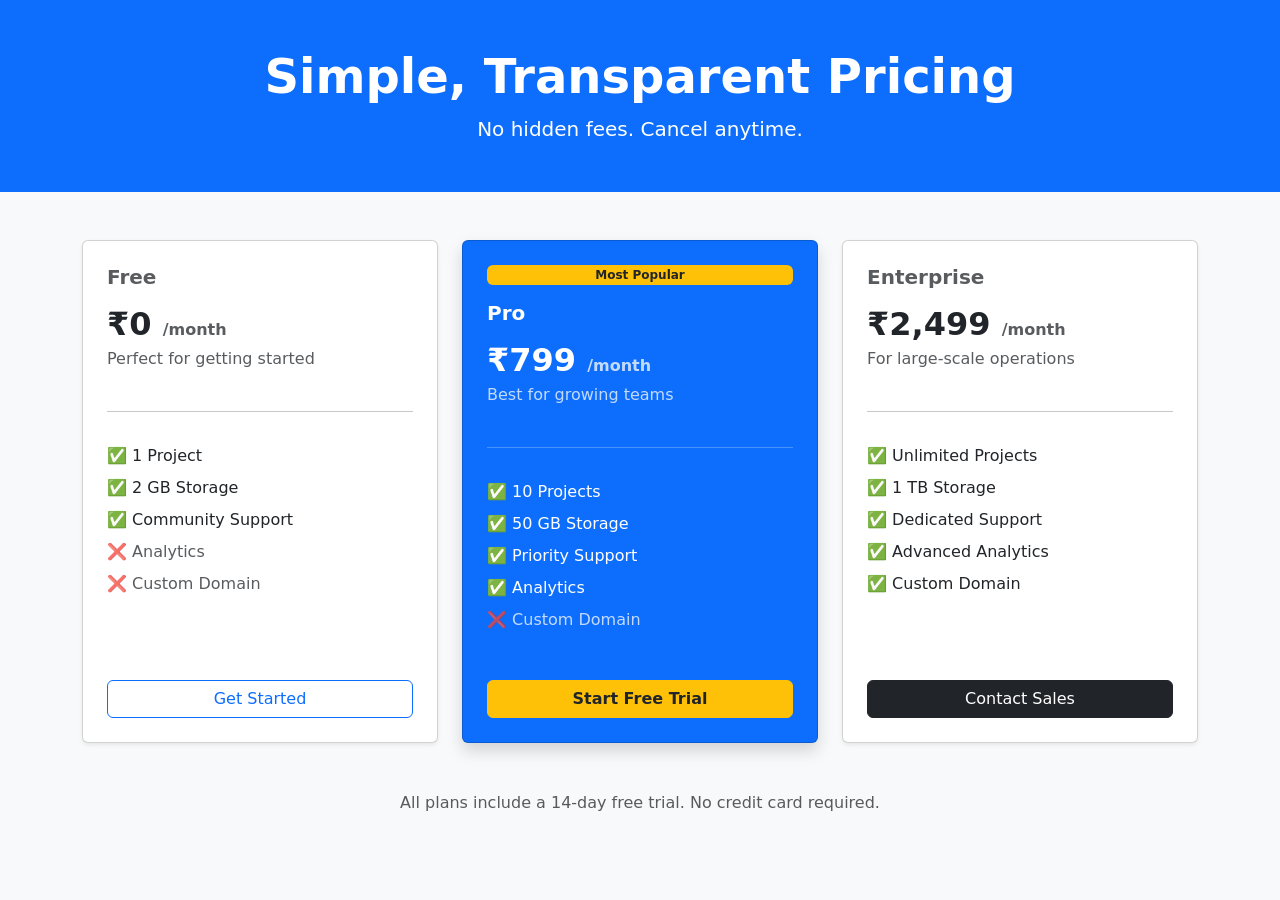
<file: Bootstrap 5 Module/Ex 12 Spacing Utilities/ex12-2-pricing-section.html>
<!DOCTYPE html>
<html lang="en">
<head>
  <meta charset="UTF-8" />
  <meta name="viewport" content="width=device-width, initial-scale=1.0"/>
  <title>Exercise 12.2 – Pricing Section with Spacing</title>
  <link href="https://cdn.jsdelivr.net/npm/bootstrap@5.3.3/dist/css/bootstrap.min.css" rel="stylesheet"/>
</head>
<body class="bg-light">

  <!-- Hero Header — py-5 adds generous vertical breathing room -->
  <header class="bg-primary text-white text-center py-5 mb-5">
    <!-- mt-0, mb-2: tighten heading stack -->
    <h1 class="display-5 fw-bold mt-0 mb-2">Simple, Transparent Pricing</h1>
    <!-- mb-0: no extra bottom margin on last element -->
    <p class="lead mb-0">No hidden fees. Cancel anytime.</p>
  </header>

  <div class="container pb-5">
    <div class="row g-4 justify-content-center">

      <!-- Free Plan -->
      <div class="col-md-4">
        <!-- p-4: comfortable internal padding; mb-4 already replaced by g-4 on row -->
        <div class="card h-100 shadow-sm p-4">
          <!-- mb-3 separates plan name from price -->
          <h5 class="fw-bold text-muted mb-3">Free</h5>
          <!-- mb-1 tightens price & subtitle -->
          <h2 class="fw-bold mb-1">₹0 <small class="fs-6 text-muted">/month</small></h2>
          <p class="text-muted mb-4">Perfect for getting started</p>

          <hr class="mb-4"/>

          <!-- my-2 on each list item gives vertical rhythm -->
          <ul class="list-unstyled">
            <li class="my-2">✅ 1 Project</li>
            <li class="my-2">✅ 2 GB Storage</li>
            <li class="my-2">✅ Community Support</li>
            <li class="my-2 text-muted">❌ Analytics</li>
            <li class="my-2 text-muted">❌ Custom Domain</li>
          </ul>

          <!-- mt-auto + pt-4: pushes button to bottom of card -->
          <div class="mt-auto pt-4">
            <a href="#" class="btn btn-outline-primary w-100">Get Started</a>
          </div>
        </div>
      </div>

      <!-- Pro Plan (highlighted) -->
      <div class="col-md-4">
        <div class="card h-100 shadow bg-primary text-white p-4">
          <!-- Popular badge — mb-3 keeps spacing clean -->
          <span class="badge bg-warning text-dark mb-3">Most Popular</span>
          <h5 class="fw-bold mb-3">Pro</h5>
          <h2 class="fw-bold mb-1">₹799 <small class="fs-6 opacity-75">/month</small></h2>
          <p class="opacity-75 mb-4">Best for growing teams</p>

          <hr class="border-light mb-4"/>

          <ul class="list-unstyled">
            <li class="my-2">✅ 10 Projects</li>
            <li class="my-2">✅ 50 GB Storage</li>
            <li class="my-2">✅ Priority Support</li>
            <li class="my-2">✅ Analytics</li>
            <li class="my-2 opacity-75">❌ Custom Domain</li>
          </ul>

          <div class="mt-auto pt-4">
            <a href="#" class="btn btn-warning text-dark w-100 fw-bold">Start Free Trial</a>
          </div>
        </div>
      </div>

      <!-- Enterprise Plan -->
      <div class="col-md-4">
        <div class="card h-100 shadow-sm p-4">
          <h5 class="fw-bold text-muted mb-3">Enterprise</h5>
          <h2 class="fw-bold mb-1">₹2,499 <small class="fs-6 text-muted">/month</small></h2>
          <p class="text-muted mb-4">For large-scale operations</p>

          <hr class="mb-4"/>

          <ul class="list-unstyled">
            <li class="my-2">✅ Unlimited Projects</li>
            <li class="my-2">✅ 1 TB Storage</li>
            <li class="my-2">✅ Dedicated Support</li>
            <li class="my-2">✅ Advanced Analytics</li>
            <li class="my-2">✅ Custom Domain</li>
          </ul>

          <div class="mt-auto pt-4">
            <a href="#" class="btn btn-dark w-100">Contact Sales</a>
          </div>
        </div>
      </div>

    </div><!-- /.row -->

    <!-- FAQ note — mt-5 adds generous space above -->
    <p class="text-center text-muted mt-5 mb-0">
      All plans include a 14-day free trial. No credit card required.
    </p>

  </div><!-- /.container -->

  <script src="https://cdn.jsdelivr.net/npm/bootstrap@5.3.3/dist/js/bootstrap.bundle.min.js"></script>
</body>
</html>
</file>
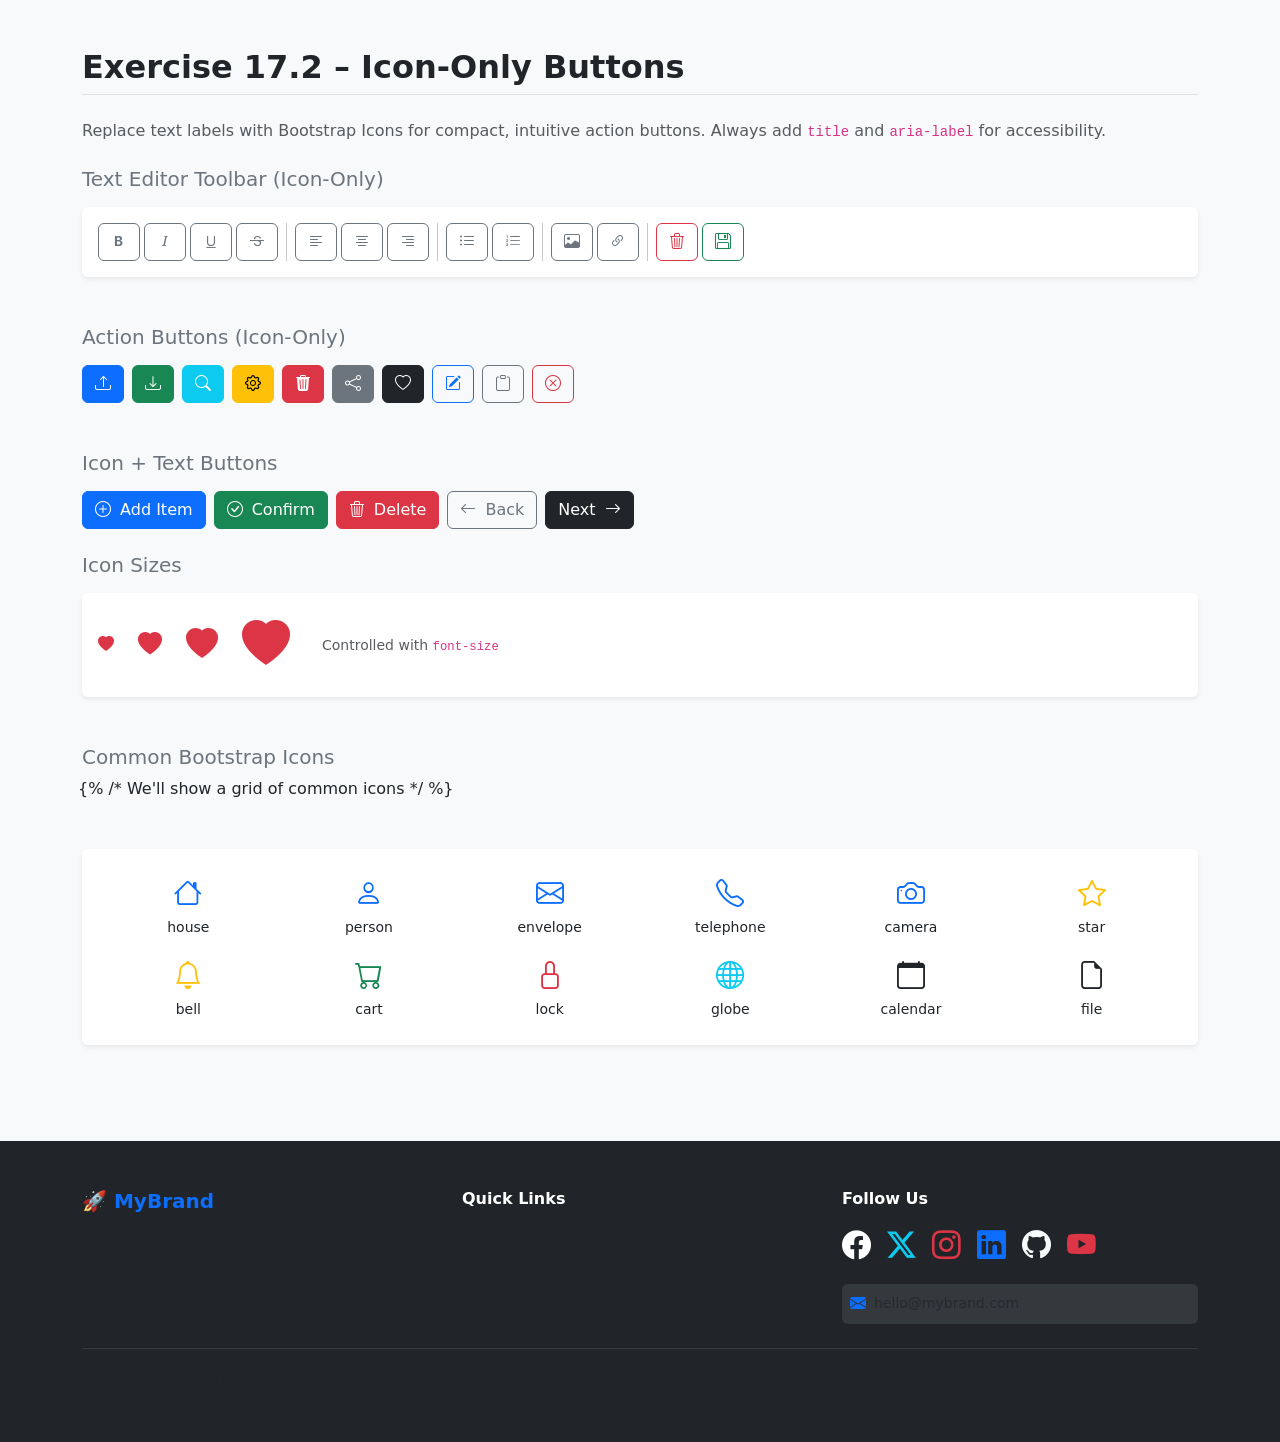
<file: Bootstrap 5 Module/Ex 17 Icons with Bootstrap Icons/ex17_1_2_bootstrap_icons.html>
<!DOCTYPE html>
<html lang="en">
<head>
  <meta charset="UTF-8"/>
  <meta name="viewport" content="width=device-width, initial-scale=1.0"/>
  <title>Ex 17.1 & 17.2 – Bootstrap Icons</title>
  <link href="https://cdn.jsdelivr.net/npm/bootstrap@5.3.3/dist/css/bootstrap.min.css" rel="stylesheet"/>
  <!-- Bootstrap Icons CDN -->
  <link href="https://cdn.jsdelivr.net/npm/bootstrap-icons@1.11.3/font/bootstrap-icons.css" rel="stylesheet"/>
  <style>
    /* Custom icon sizing (bi uses font-size) */
    .icon-xl { font-size: 2rem; }
    .icon-xxl { font-size: 3rem; }
  </style>
</head>
<body class="bg-light">

  <!-- Main Content -->
  <div class="container py-5">

    <!-- ===================== Exercise 17.2 ===================== -->
    <h2 class="fw-bold mb-4 border-bottom pb-2">Exercise 17.2 – Icon-Only Buttons</h2>
    <p class="text-muted mb-4">
      Replace text labels with Bootstrap Icons for compact, intuitive action buttons.
      Always add <code>title</code> and <code>aria-label</code> for accessibility.
    </p>

    <!-- Toolbar with icon-only buttons -->
    <h5 class="text-secondary mb-3">Text Editor Toolbar (Icon-Only)</h5>
    <div class="d-flex gap-1 flex-wrap mb-5 bg-white p-3 rounded shadow-sm">
      <button class="btn btn-outline-secondary" title="Bold" aria-label="Bold">
        <i class="bi bi-type-bold"></i>
      </button>
      <button class="btn btn-outline-secondary" title="Italic" aria-label="Italic">
        <i class="bi bi-type-italic"></i>
      </button>
      <button class="btn btn-outline-secondary" title="Underline" aria-label="Underline">
        <i class="bi bi-type-underline"></i>
      </button>
      <button class="btn btn-outline-secondary" title="Strikethrough">
        <i class="bi bi-type-strikethrough"></i>
      </button>
      <div class="vr mx-1"></div>
      <button class="btn btn-outline-secondary" title="Align Left">
        <i class="bi bi-text-left"></i>
      </button>
      <button class="btn btn-outline-secondary" title="Align Center">
        <i class="bi bi-text-center"></i>
      </button>
      <button class="btn btn-outline-secondary" title="Align Right">
        <i class="bi bi-text-right"></i>
      </button>
      <div class="vr mx-1"></div>
      <button class="btn btn-outline-secondary" title="Bullet List">
        <i class="bi bi-list-ul"></i>
      </button>
      <button class="btn btn-outline-secondary" title="Numbered List">
        <i class="bi bi-list-ol"></i>
      </button>
      <div class="vr mx-1"></div>
      <button class="btn btn-outline-secondary" title="Insert Image">
        <i class="bi bi-image"></i>
      </button>
      <button class="btn btn-outline-secondary" title="Insert Link">
        <i class="bi bi-link-45deg"></i>
      </button>
      <div class="vr mx-1"></div>
      <button class="btn btn-outline-danger" title="Delete">
        <i class="bi bi-trash3"></i>
      </button>
      <button class="btn btn-outline-success" title="Save">
        <i class="bi bi-floppy"></i>
      </button>
    </div>

    <!-- Action icon buttons with context -->
    <h5 class="text-secondary mb-3">Action Buttons (Icon-Only)</h5>
    <div class="d-flex gap-2 flex-wrap mb-5">
      <button class="btn btn-primary" title="Upload file" aria-label="Upload">
        <i class="bi bi-upload"></i>
      </button>
      <button class="btn btn-success" title="Download" aria-label="Download">
        <i class="bi bi-download"></i>
      </button>
      <button class="btn btn-info text-white" title="Search" aria-label="Search">
        <i class="bi bi-search"></i>
      </button>
      <button class="btn btn-warning" title="Settings" aria-label="Settings">
        <i class="bi bi-gear"></i>
      </button>
      <button class="btn btn-danger" title="Delete" aria-label="Delete">
        <i class="bi bi-trash3-fill"></i>
      </button>
      <button class="btn btn-secondary" title="Share" aria-label="Share">
        <i class="bi bi-share"></i>
      </button>
      <button class="btn btn-dark" title="Like" aria-label="Like">
        <i class="bi bi-heart"></i>
      </button>
      <button class="btn btn-outline-primary" title="Edit" aria-label="Edit">
        <i class="bi bi-pencil-square"></i>
      </button>
      <button class="btn btn-outline-secondary" title="Copy" aria-label="Copy">
        <i class="bi bi-clipboard"></i>
      </button>
      <button class="btn btn-outline-danger" title="Close" aria-label="Close">
        <i class="bi bi-x-circle"></i>
      </button>
    </div>

    <!-- Icon + Text (combined) -->
    <h5 class="text-secondary mb-3">Icon + Text Buttons</h5>
    <div class="d-flex gap-2 flex-wrap mb-4">
      <button class="btn btn-primary">
        <i class="bi bi-plus-circle me-1"></i> Add Item
      </button>
      <button class="btn btn-success">
        <i class="bi bi-check-circle me-1"></i> Confirm
      </button>
      <button class="btn btn-danger">
        <i class="bi bi-trash3 me-1"></i> Delete
      </button>
      <button class="btn btn-outline-secondary">
        <i class="bi bi-arrow-left me-1"></i> Back
      </button>
      <button class="btn btn-dark">
        Next <i class="bi bi-arrow-right ms-1"></i>
      </button>
    </div>

    <!-- Icon sizes demo -->
    <h5 class="text-secondary mb-3">Icon Sizes</h5>
    <div class="d-flex align-items-center gap-4 mb-5 bg-white p-3 rounded shadow-sm">
      <i class="bi bi-heart-fill text-danger" style="font-size:1rem;"></i>
      <i class="bi bi-heart-fill text-danger" style="font-size:1.5rem;"></i>
      <i class="bi bi-heart-fill text-danger icon-xl"></i>
      <i class="bi bi-heart-fill text-danger icon-xxl"></i>
      <span class="text-muted small ms-2">Controlled with <code>font-size</code></span>
    </div>

    <!-- Common icons reference -->
    <h5 class="text-secondary mb-3">Common Bootstrap Icons</h5>
    <div class="row g-2 mb-5">
      {%  /* We'll show a grid of common icons */  %}
      <script>
        // This will be rendered as a static grid below
      </script>
    </div>
    <div class="bg-white p-4 rounded shadow-sm mb-5">
      <div class="row row-cols-3 row-cols-sm-4 row-cols-md-6 g-3 text-center">
        <!-- List of common icons as inline demo -->
        <div class="col"><i class="bi bi-house fs-3 text-primary"></i><br/><small>house</small></div>
        <div class="col"><i class="bi bi-person fs-3 text-primary"></i><br/><small>person</small></div>
        <div class="col"><i class="bi bi-envelope fs-3 text-primary"></i><br/><small>envelope</small></div>
        <div class="col"><i class="bi bi-telephone fs-3 text-primary"></i><br/><small>telephone</small></div>
        <div class="col"><i class="bi bi-camera fs-3 text-primary"></i><br/><small>camera</small></div>
        <div class="col"><i class="bi bi-star fs-3 text-warning"></i><br/><small>star</small></div>
        <div class="col"><i class="bi bi-bell fs-3 text-warning"></i><br/><small>bell</small></div>
        <div class="col"><i class="bi bi-cart fs-3 text-success"></i><br/><small>cart</small></div>
        <div class="col"><i class="bi bi-lock fs-3 text-danger"></i><br/><small>lock</small></div>
        <div class="col"><i class="bi bi-globe fs-3 text-info"></i><br/><small>globe</small></div>
        <div class="col"><i class="bi bi-calendar fs-3 text-dark"></i><br/><small>calendar</small></div>
        <div class="col"><i class="bi bi-file-earmark fs-3 text-dark"></i><br/><small>file</small></div>
      </div>
    </div>

  </div>

  <!-- ===================== Exercise 17.1 ===================== -->
  <!-- Footer with Social Media Icons -->
  <footer class="bg-dark text-white py-5">
    <div class="container">
      <div class="row g-4">
        <!-- Brand column -->
        <div class="col-md-4">
          <h5 class="fw-bold text-primary mb-3">🚀 MyBrand</h5>
          <p class="text-muted small">
            Building the future, one line of code at a time. Follow us on social media for updates.
          </p>
        </div>

        <!-- Links -->
        <div class="col-md-4">
          <h6 class="fw-bold mb-3">Quick Links</h6>
          <ul class="list-unstyled">
            <li class="mb-1"><a href="#" class="text-muted text-decoration-none"><i class="bi bi-chevron-right me-1"></i>About Us</a></li>
            <li class="mb-1"><a href="#" class="text-muted text-decoration-none"><i class="bi bi-chevron-right me-1"></i>Services</a></li>
            <li class="mb-1"><a href="#" class="text-muted text-decoration-none"><i class="bi bi-chevron-right me-1"></i>Privacy Policy</a></li>
          </ul>
        </div>

        <!-- Social Media Icons (Exercise 17.1) -->
        <div class="col-md-4">
          <h6 class="fw-bold mb-3">Follow Us</h6>
          <div class="d-flex gap-3 mb-3">
            <!-- Each icon is a styled link with Bootstrap Icons -->
            <a href="#" class="text-white" title="Facebook" aria-label="Facebook">
              <i class="bi bi-facebook" style="font-size:1.8rem;"></i>
            </a>
            <a href="#" class="text-info" title="Twitter/X" aria-label="Twitter">
              <i class="bi bi-twitter-x" style="font-size:1.8rem;"></i>
            </a>
            <a href="#" class="text-danger" title="Instagram" aria-label="Instagram">
              <i class="bi bi-instagram" style="font-size:1.8rem;"></i>
            </a>
            <a href="#" class="text-primary" title="LinkedIn" aria-label="LinkedIn">
              <i class="bi bi-linkedin" style="font-size:1.8rem;"></i>
            </a>
            <a href="#" class="text-light" title="GitHub" aria-label="GitHub">
              <i class="bi bi-github" style="font-size:1.8rem;"></i>
            </a>
            <a href="#" class="text-danger" title="YouTube" aria-label="YouTube">
              <i class="bi bi-youtube" style="font-size:1.8rem;"></i>
            </a>
          </div>
          <div class="d-flex align-items-center gap-2 bg-secondary bg-opacity-25 p-2 rounded">
            <i class="bi bi-envelope-fill text-primary"></i>
            <small class="text-muted">hello@mybrand.com</small>
          </div>
        </div>
      </div>

      <hr class="border-secondary my-4"/>
      <div class="d-flex justify-content-between align-items-center flex-wrap gap-2">
        <small class="text-muted">© 2025 MyBrand. All rights reserved.</small>
        <div class="d-flex gap-3">
          <a href="#" class="text-muted small text-decoration-none">Terms</a>
          <a href="#" class="text-muted small text-decoration-none">Privacy</a>
          <a href="#" class="text-muted small text-decoration-none">Cookies</a>
        </div>
      </div>
    </div>
  </footer>

<script src="https://cdn.jsdelivr.net/npm/bootstrap@5.3.3/dist/js/bootstrap.bundle.min.js"></script>
</body>
</html>
</file>
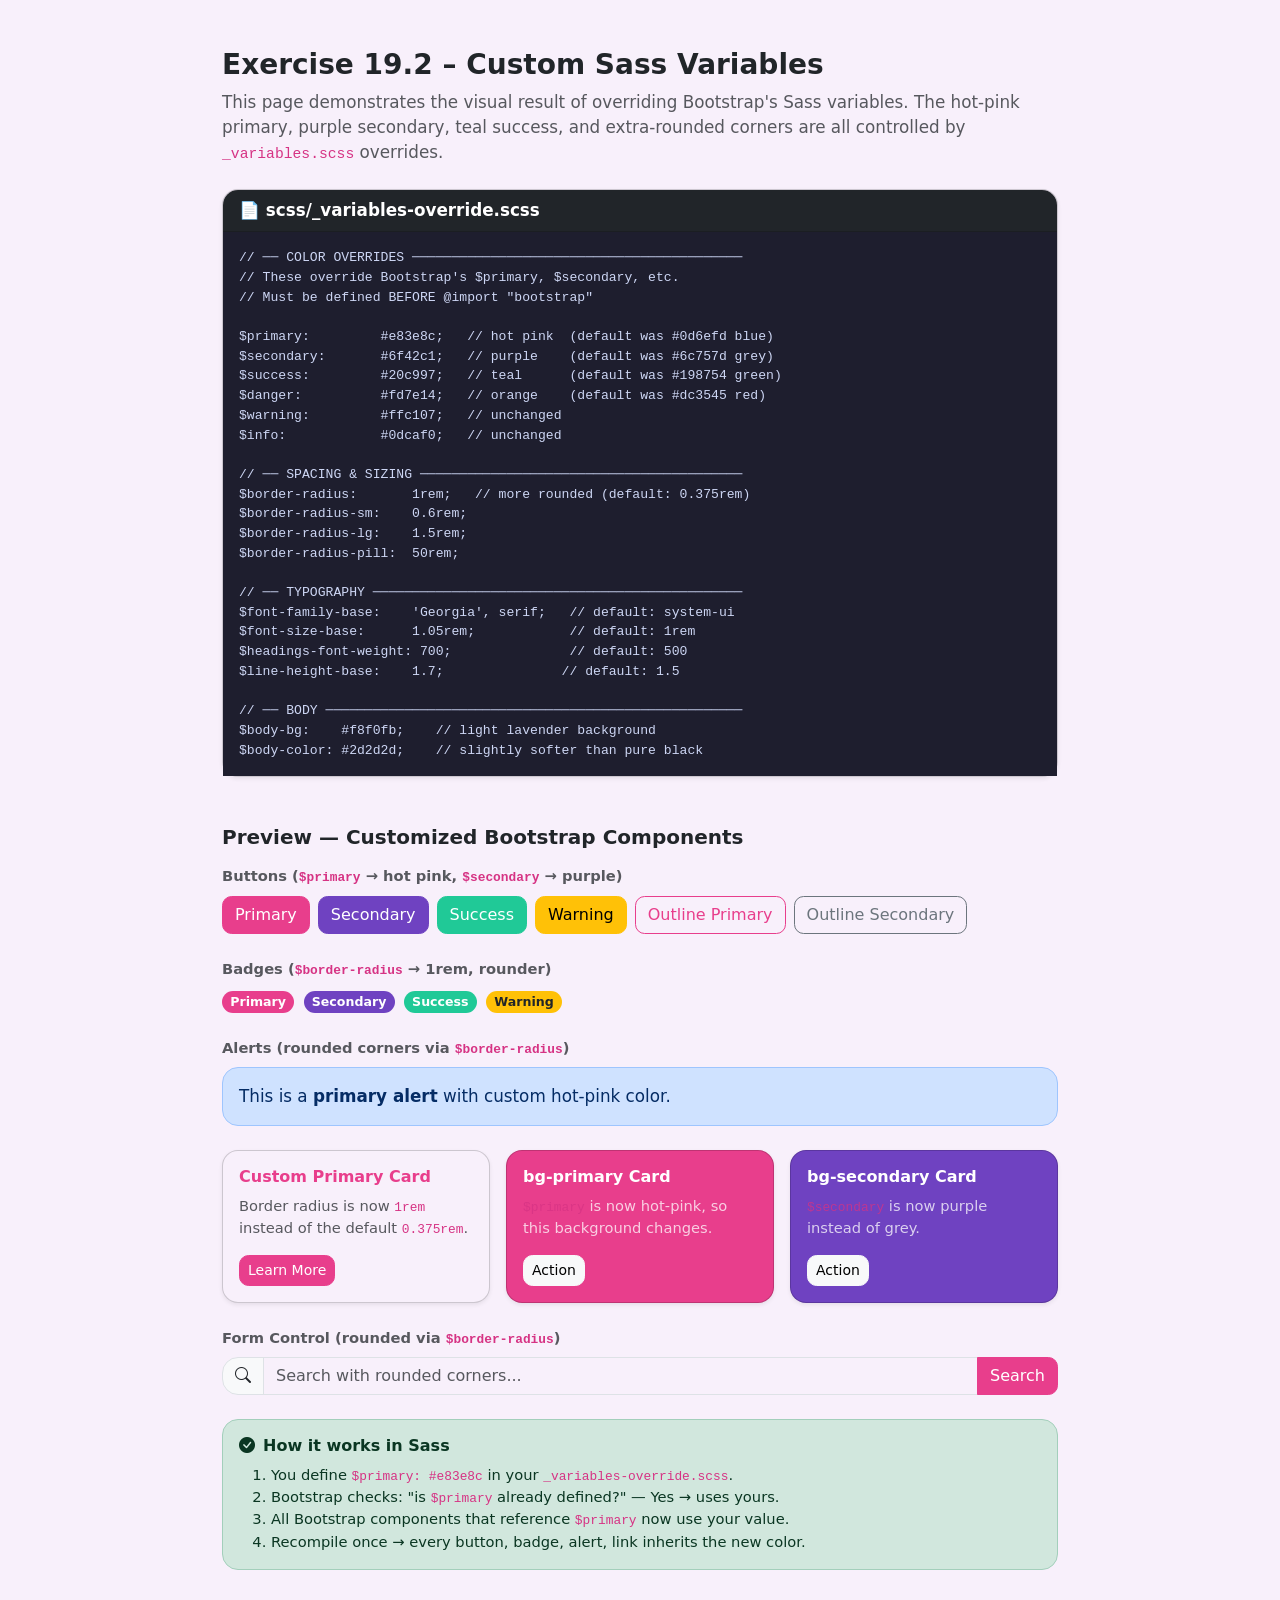
<file: Bootstrap 5 Module/Ex 19 Customization with Sass/ex19-2-sass-custom-variables.htm>
<!-- ex19-2-sass-custom-variables.html -->
<!--
  Exercise 19.2: Customize primary colors and border radius via _variables.scss
                 and recompile Bootstrap.

  ─────────────────────────────────────────────────────────────────────────────
  HOW TO SET UP (building on ex19-1):
  ─────────────────────────────────────────────────────────────────────────────

  1. Create scss/_variables-override.scss with your custom values:

      // scss/_variables-override.scss
      $primary:             #e83e8c;   // hot pink primary
      $secondary:           #6f42c1;   // purple secondary
      $success:             #20c997;   // teal success
      $danger:              #fd7e14;   // orange danger
      $border-radius:       1rem;      // extra round corners
      $border-radius-pill:  50rem;
      $font-family-base:    'Georgia', serif;
      $font-size-base:      1.05rem;
      $headings-font-weight: 700;
      $body-bg:             #f8f0fb;   // light lavender background

  2. Update scss/custom.scss to import your overrides BEFORE Bootstrap:

      // scss/custom.scss
      @import "variables-override";              // 1. your overrides
      @import "../node_modules/bootstrap/scss/bootstrap";  // 2. Bootstrap

  3. Recompile:
      npm run build-css

  ─────────────────────────────────────────────────────────────────────────────
  This HTML page SIMULATES the result of that customization using CSS variables
  so you can preview what the customized Bootstrap would look like in a browser
  without needing the full npm build pipeline.
  ─────────────────────────────────────────────────────────────────────────────
-->
<!DOCTYPE html>
<html lang="en">
<head>
  <meta charset="UTF-8" />
  <meta name="viewport" content="width=device-width, initial-scale=1.0"/>
  <title>Exercise 19.2 – Sass Custom Variables</title>

  <!-- Bootstrap base (simulates compiled output) -->
  <link href="https://cdn.jsdelivr.net/npm/bootstrap@5.3.3/dist/css/bootstrap.min.css" rel="stylesheet"/>
  <link href="https://cdn.jsdelivr.net/npm/bootstrap-icons@1.11.3/font/bootstrap-icons.min.css" rel="stylesheet"/>

  <style>
    /*
      ═══════════════════════════════════════════════════════════════
      SIMULATED SASS VARIABLE OVERRIDES
      In a real Sass workflow, these values would be set via
      $primary, $border-radius, etc. in _variables-override.scss
      and compiled into Bootstrap's CSS.

      Here we override Bootstrap's CSS custom properties to simulate
      the result of Sass variable overrides.
      ═══════════════════════════════════════════════════════════════
    */
    :root {
      /* $primary: #e83e8c (hot pink) */
      --bs-primary:          #e83e8c;
      --bs-primary-rgb:      232, 62, 140;

      /* $secondary: #6f42c1 (purple) */
      --bs-secondary:        #6f42c1;
      --bs-secondary-rgb:    111, 66, 193;

      /* $success: #20c997 (teal) */
      --bs-success:          #20c997;
      --bs-success-rgb:      32, 201, 151;

      /* $border-radius: 1rem — more rounded corners everywhere */
      --bs-border-radius:       1rem;
      --bs-border-radius-sm:    0.6rem;
      --bs-border-radius-lg:    1.5rem;
      --bs-border-radius-pill:  50rem;

      /* $body-bg: light lavender */
      --bs-body-bg:          #f8f0fb;
      --bs-body-font-size:   1.05rem;
    }

    body { background-color: var(--bs-body-bg); font-size: var(--bs-body-font-size); }

    /* Apply overridden primary to Bootstrap component classes */
    .btn-primary              { background-color: var(--bs-primary); border-color: var(--bs-primary); }
    .btn-primary:hover        { background-color: #c2307a; border-color: #c2307a; }
    .btn-outline-primary      { color: var(--bs-primary); border-color: var(--bs-primary); }
    .btn-outline-primary:hover{ background-color: var(--bs-primary); color:#fff; }
    .bg-primary               { background-color: var(--bs-primary) !important; }
    .text-primary             { color: var(--bs-primary) !important; }
    .border-primary           { border-color: var(--bs-primary) !important; }
    .badge.bg-primary         { background-color: var(--bs-primary) !important; }

    .btn-secondary            { background-color: var(--bs-secondary); border-color: var(--bs-secondary); }
    .bg-secondary             { background-color: var(--bs-secondary) !important; }

    .btn-success              { background-color: var(--bs-success); border-color: var(--bs-success); }
    .bg-success               { background-color: var(--bs-success) !important; }

    /* $border-radius overrides on components */
    .btn, .card, .form-control, .badge, .alert, .input-group .form-control {
      border-radius: var(--bs-border-radius);
    }
    .btn { border-radius: var(--bs-border-radius-sm); }

    pre { background:#1e1e2e; color:#cdd6f4; padding:1rem; border-radius:.5rem; font-size:.82rem; overflow-x:auto; }
  </style>
</head>
<body class="py-5">

  <div class="container" style="max-width:860px;">

    <h3 class="fw-bold mb-2">Exercise 19.2 – Custom Sass Variables</h3>
    <p class="text-muted mb-4">
      This page demonstrates the visual result of overriding Bootstrap's Sass
      variables. The hot-pink primary, purple secondary, teal success, and extra-rounded
      corners are all controlled by <code>_variables.scss</code> overrides.
    </p>

    <!-- ─── THE SASS CODE ─── -->
    <div class="card mb-5 shadow-sm">
      <div class="card-header bg-dark text-white fw-semibold">
        📄 scss/_variables-override.scss
      </div>
      <div class="card-body p-0">
<pre class="m-0 rounded-0">// ── COLOR OVERRIDES ──────────────────────────────────────────
// These override Bootstrap's $primary, $secondary, etc.
// Must be defined BEFORE @import "bootstrap"

$primary:         #e83e8c;   // hot pink  (default was #0d6efd blue)
$secondary:       #6f42c1;   // purple    (default was #6c757d grey)
$success:         #20c997;   // teal      (default was #198754 green)
$danger:          #fd7e14;   // orange    (default was #dc3545 red)
$warning:         #ffc107;   // unchanged
$info:            #0dcaf0;   // unchanged

// ── SPACING & SIZING ─────────────────────────────────────────
$border-radius:       1rem;   // more rounded (default: 0.375rem)
$border-radius-sm:    0.6rem;
$border-radius-lg:    1.5rem;
$border-radius-pill:  50rem;

// ── TYPOGRAPHY ───────────────────────────────────────────────
$font-family-base:    'Georgia', serif;   // default: system-ui
$font-size-base:      1.05rem;            // default: 1rem
$headings-font-weight: 700;               // default: 500
$line-height-base:    1.7;               // default: 1.5

// ── BODY ─────────────────────────────────────────────────────
$body-bg:    #f8f0fb;    // light lavender background
$body-color: #2d2d2d;    // slightly softer than pure black</pre>
      </div>
    </div>

    <!-- ─── PREVIEW OF CUSTOMIZED COMPONENTS ─── -->
    <h5 class="fw-semibold mb-3">Preview — Customized Bootstrap Components</h5>

    <!-- Buttons -->
    <div class="mb-4">
      <p class="small fw-semibold text-muted mb-2">Buttons (<code>$primary</code> → hot pink, <code>$secondary</code> → purple)</p>
      <div class="d-flex flex-wrap gap-2">
        <button class="btn btn-primary">Primary</button>
        <button class="btn btn-secondary text-white">Secondary</button>
        <button class="btn btn-success">Success</button>
        <button class="btn btn-warning">Warning</button>
        <button class="btn btn-outline-primary">Outline Primary</button>
        <button class="btn btn-outline-secondary">Outline Secondary</button>
      </div>
    </div>

    <!-- Badges -->
    <div class="mb-4">
      <p class="small fw-semibold text-muted mb-2">Badges (<code>$border-radius</code> → 1rem, rounder)</p>
      <span class="badge bg-primary me-1">Primary</span>
      <span class="badge bg-secondary me-1">Secondary</span>
      <span class="badge bg-success me-1">Success</span>
      <span class="badge bg-warning text-dark me-1">Warning</span>
    </div>

    <!-- Alert -->
    <div class="mb-4">
      <p class="small fw-semibold text-muted mb-2">Alerts (rounded corners via <code>$border-radius</code>)</p>
      <div class="alert alert-primary">This is a <strong>primary alert</strong> with custom hot-pink color.</div>
    </div>

    <!-- Cards -->
    <div class="row g-3 mb-4">
      <div class="col-md-4">
        <div class="card shadow-sm h-100">
          <div class="card-body">
            <h6 class="card-title fw-bold text-primary">Custom Primary Card</h6>
            <p class="card-text small text-muted">
              Border radius is now <code>1rem</code> instead of the default <code>0.375rem</code>.
            </p>
            <a href="#" class="btn btn-primary btn-sm">Learn More</a>
          </div>
        </div>
      </div>
      <div class="col-md-4">
        <div class="card bg-primary text-white shadow-sm h-100">
          <div class="card-body">
            <h6 class="card-title fw-bold">bg-primary Card</h6>
            <p class="card-text small opacity-75">
              <code>$primary</code> is now hot-pink, so this background changes.
            </p>
            <a href="#" class="btn btn-light btn-sm">Action</a>
          </div>
        </div>
      </div>
      <div class="col-md-4">
        <div class="card bg-secondary text-white shadow-sm h-100">
          <div class="card-body">
            <h6 class="card-title fw-bold">bg-secondary Card</h6>
            <p class="card-text small opacity-75">
              <code>$secondary</code> is now purple instead of grey.
            </p>
            <a href="#" class="btn btn-light btn-sm">Action</a>
          </div>
        </div>
      </div>
    </div>

    <!-- Form control -->
    <div class="mb-4">
      <p class="small fw-semibold text-muted mb-2">Form Control (rounded via <code>$border-radius</code>)</p>
      <div class="input-group">
        <span class="input-group-text"><i class="bi bi-search"></i></span>
        <input type="text" class="form-control" placeholder="Search with rounded corners..."/>
        <button class="btn btn-primary">Search</button>
      </div>
    </div>

    <!-- Explanation summary -->
    <div class="alert alert-success mt-4">
      <h6 class="fw-bold"><i class="bi bi-check-circle-fill me-2"></i>How it works in Sass</h6>
      <ol class="mb-0 small">
        <li>You define <code>$primary: #e83e8c</code> in your <code>_variables-override.scss</code>.</li>
        <li>Bootstrap checks: "is <code>$primary</code> already defined?" — Yes → uses yours.</li>
        <li>All Bootstrap components that reference <code>$primary</code> now use your value.</li>
        <li>Recompile once → every button, badge, alert, link inherits the new color.</li>
      </ol>
    </div>
  </div>
  <script src="https://cdn.jsdelivr.net/npm/bootstrap@5.3.3/dist/js/bootstrap.bundle.min.js"></script>
</body>
</html>
</file>
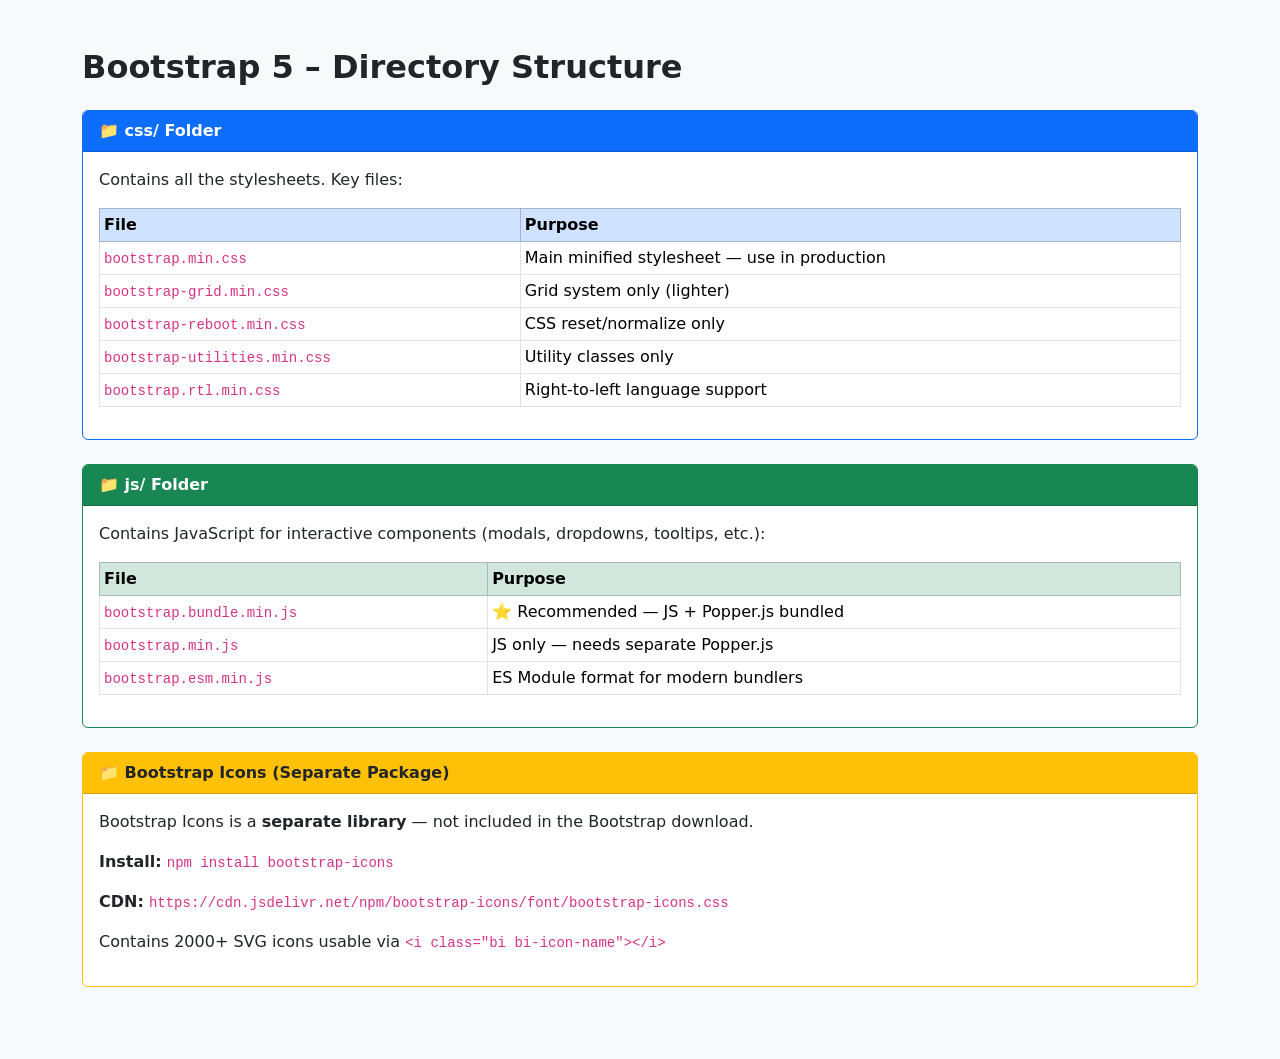
<file: Bootstrap 5 Module/Ex 2 Bootstrap Structure and Files/ex2_1_bootstrap_structure.html>
<!--
  bootstrap-5.3.3-dist/
  │
  ├── css/                         ← All stylesheets
  │   ├── bootstrap.css            ← Full unminified CSS (for development/reading)
  │   ├── bootstrap.min.css        ← Minified CSS (use in production)
  │   ├── bootstrap.rtl.css        ← Right-to-Left language support
  │   ├── bootstrap.rtl.min.css    ← Minified RTL CSS
  │   ├── bootstrap-grid.css       ← Grid system only (lightweight)
  │   ├── bootstrap-grid.min.css
  │   ├── bootstrap-reboot.css     ← CSS reset/normalize only
  │   ├── bootstrap-reboot.min.css
  │   ├── bootstrap-utilities.css  ← Utility classes only
  │   └── bootstrap-utilities.min.css
  │
  ├── js/                          ← JavaScript plugins
  │   ├── bootstrap.js             ← Full unminified JS (for development)
  │   ├── bootstrap.min.js         ← Minified JS (production, requires Popper.js separately)
  │   ├── bootstrap.bundle.js      ← JS + Popper.js bundled (recommended)
  │   ├── bootstrap.bundle.min.js  ← Minified bundle (use this in production!)
  │   ├── bootstrap.esm.js         ← ES Module format (for modern bundlers)
  │   └── bootstrap.esm.min.js     ← Minified ES Module
  │
  └── (Bootstrap Icons is a separate package)
      Install via: npm install bootstrap-icons
      Or CDN: https://cdn.jsdelivr.net/npm/bootstrap-icons/font/bootstrap-icons.css
-->

<!DOCTYPE html>
<html lang="en">
<head>
  <meta charset="UTF-8"/>
  <meta name="viewport" content="width=device-width, initial-scale=1.0"/>
  <title>Ex 2.1 – Bootstrap Directory Structure</title>
  <link href="https://cdn.jsdelivr.net/npm/bootstrap@5.3.3/dist/css/bootstrap.min.css" rel="stylesheet"/>
</head>
<body class="bg-light">
<div class="container py-5">
  <h2 class="mb-4 fw-bold text-dark">Bootstrap 5 – Directory Structure</h2>

  <!-- CSS Folder -->
  <div class="card mb-4 border-primary">
    <div class="card-header bg-primary text-white fw-bold">📁 css/ Folder</div>
    <div class="card-body">
      <p>Contains all the stylesheets. Key files:</p>
      <table class="table table-bordered table-sm">
        <thead class="table-primary"><tr><th>File</th><th>Purpose</th></tr></thead>
        <tbody>
          <tr><td><code>bootstrap.min.css</code></td><td>Main minified stylesheet — use in production</td></tr>
          <tr><td><code>bootstrap-grid.min.css</code></td><td>Grid system only (lighter)</td></tr>
          <tr><td><code>bootstrap-reboot.min.css</code></td><td>CSS reset/normalize only</td></tr>
          <tr><td><code>bootstrap-utilities.min.css</code></td><td>Utility classes only</td></tr>
          <tr><td><code>bootstrap.rtl.min.css</code></td><td>Right-to-left language support</td></tr>
        </tbody>
      </table>
    </div>
  </div>

  <!-- JS Folder -->
  <div class="card mb-4 border-success">
    <div class="card-header bg-success text-white fw-bold">📁 js/ Folder</div>
    <div class="card-body">
      <p>Contains JavaScript for interactive components (modals, dropdowns, tooltips, etc.):</p>
      <table class="table table-bordered table-sm">
        <thead class="table-success"><tr><th>File</th><th>Purpose</th></tr></thead>
        <tbody>
          <tr><td><code>bootstrap.bundle.min.js</code></td><td>⭐ Recommended — JS + Popper.js bundled</td></tr>
          <tr><td><code>bootstrap.min.js</code></td><td>JS only — needs separate Popper.js</td></tr>
          <tr><td><code>bootstrap.esm.min.js</code></td><td>ES Module format for modern bundlers</td></tr>
        </tbody>
      </table>
    </div>
  </div>

  <!-- Icons -->
  <div class="card mb-4 border-warning">
    <div class="card-header bg-warning fw-bold">📁 Bootstrap Icons (Separate Package)</div>
    <div class="card-body">
      <p>Bootstrap Icons is a <strong>separate library</strong> — not included in the Bootstrap download.</p>
      <p><strong>Install:</strong> <code>npm install bootstrap-icons</code></p>
      <p><strong>CDN:</strong> <code>https://cdn.jsdelivr.net/npm/bootstrap-icons/font/bootstrap-icons.css</code></p>
      <p>Contains 2000+ SVG icons usable via <code>&lt;i class="bi bi-icon-name"&gt;&lt;/i&gt;</code></p>
    </div>
  </div>
</div>
<script src="https://cdn.jsdelivr.net/npm/bootstrap@5.3.3/dist/js/bootstrap.bundle.min.js"></script>
</body>
</html>
</file>
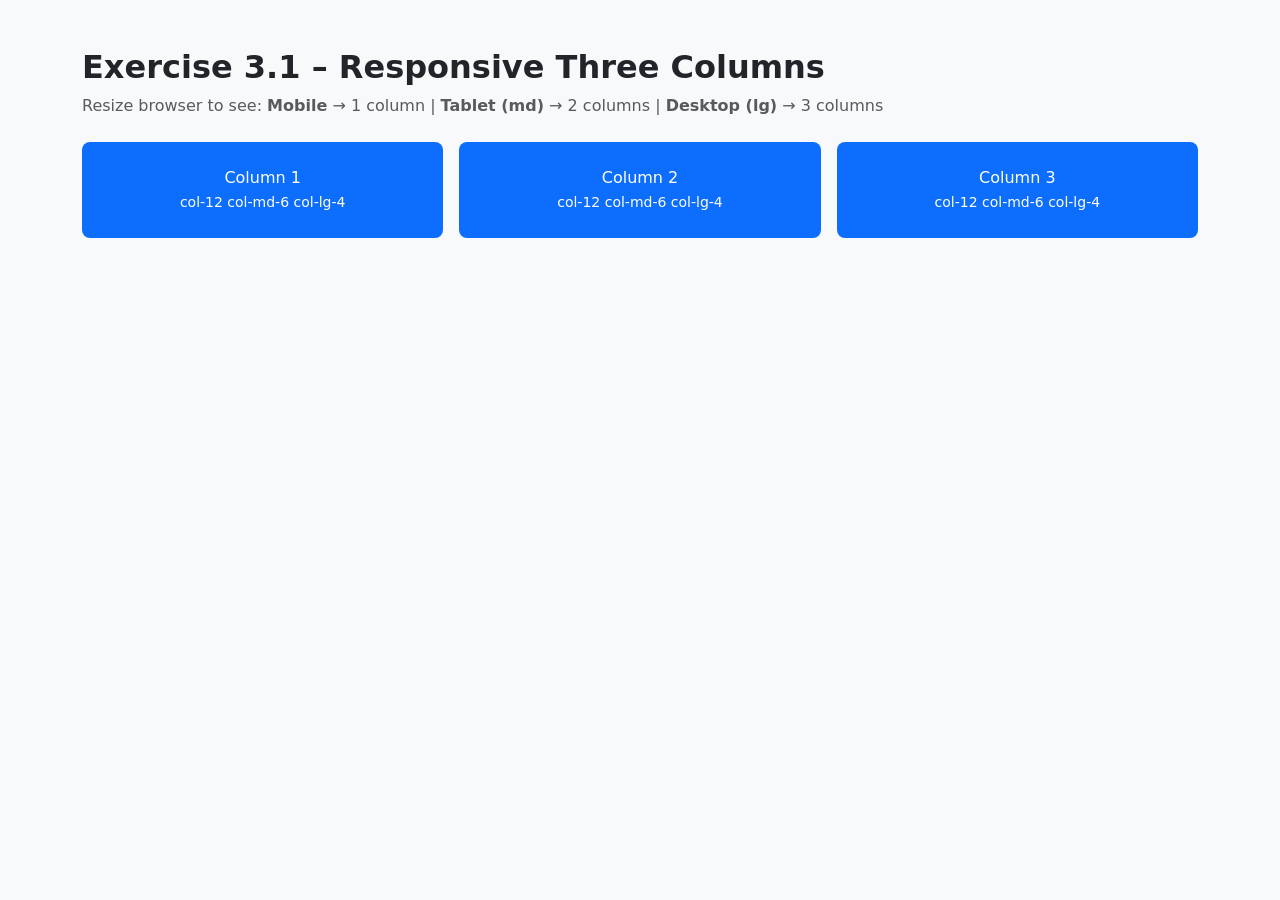
<file: Bootstrap 5 Module/Ex 3 Fundamentals of Responsive Grid Layout/ex3_1_responsive_columns.html>
<!DOCTYPE html>
<html lang="en">
<head>
  <meta charset="UTF-8"/>
  <meta name="viewport" content="width=device-width, initial-scale=1.0"/>
  <title>Ex 3.1 – Responsive Columns</title>
  <link href="https://cdn.jsdelivr.net/npm/bootstrap@5.3.3/dist/css/bootstrap.min.css" rel="stylesheet"/>
  <style>
    .col-demo { background:#0d6efd; color:#fff; padding:1.5rem; border-radius:.5rem; text-align:center; }
  </style>
</head>
<body class="bg-light py-5">
<div class="container">
  <h2 class="fw-bold mb-2">Exercise 3.1 – Responsive Three Columns</h2>
  <p class="text-muted mb-4">
    Resize browser to see:
    <strong>Mobile</strong> → 1 column |
    <strong>Tablet (md)</strong> → 2 columns |
    <strong>Desktop (lg)</strong> → 3 columns
  </p>

  <!--
    col-12    = full width on mobile (stacked)
    col-md-6  = 2 per row on tablet
    col-lg-4  = 3 per row on desktop
  -->
  <div class="row g-3">
    <div class="col-12 col-md-6 col-lg-4">
      <div class="col-demo">
        Column 1<br/>
        <small>col-12 col-md-6 col-lg-4</small>
      </div>
    </div>
    <div class="col-12 col-md-6 col-lg-4">
      <div class="col-demo">
        Column 2<br/>
        <small>col-12 col-md-6 col-lg-4</small>
      </div>
    </div>
    <div class="col-12 col-md-6 col-lg-4">
      <div class="col-demo">
        Column 3<br/>
        <small>col-12 col-md-6 col-lg-4</small>
      </div>
    </div>
  </div>
</div>
<script src="https://cdn.jsdelivr.net/npm/bootstrap@5.3.3/dist/js/bootstrap.bundle.min.js"></script>
</body>
</html>
</file>
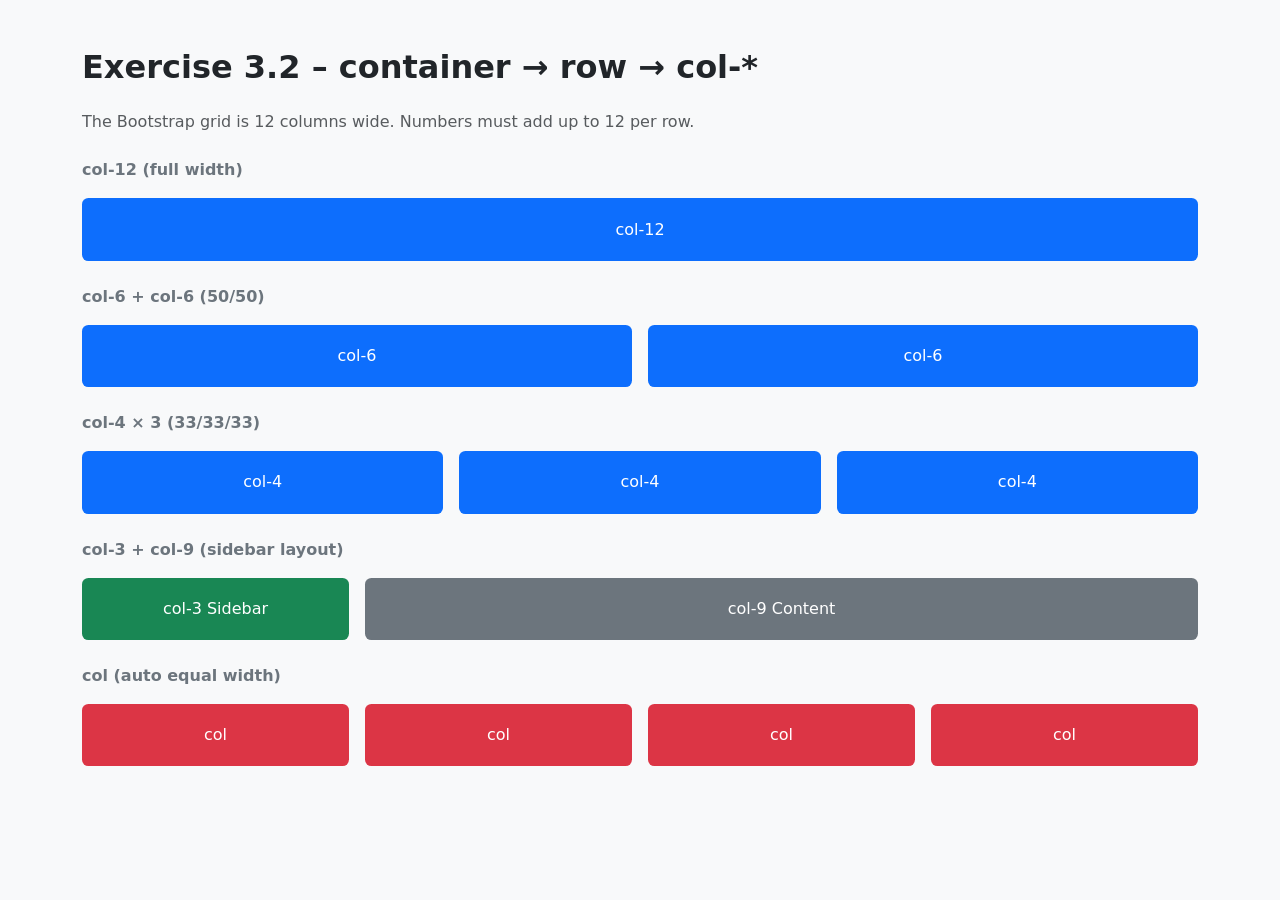
<file: Bootstrap 5 Module/Ex 3 Fundamentals of Responsive Grid Layout/ex3_2_container_row_col.html>
<!DOCTYPE html>
<html lang="en">
<head>
  <meta charset="UTF-8"/>
  <meta name="viewport" content="width=device-width, initial-scale=1.0"/>
  <title>Ex 3.2 – Container, Row & Col</title>
  <link href="https://cdn.jsdelivr.net/npm/bootstrap@5.3.3/dist/css/bootstrap.min.css" rel="stylesheet"/>
  <style>
    .col-demo { background:#0d6efd; color:#fff; padding:1.2rem; border-radius:.4rem; text-align:center; }
  </style>
</head>
<body class="bg-light py-5">

  <!--
    .container  = fixed-width centered wrapper
    .row        = flex row with gutters
    .col-*      = column spanning * out of 12 units
  -->
  <div class="container">
    <h2 class="fw-bold mb-4">Exercise 3.2 – container → row → col-*</h2>
    <p class="text-muted mb-4">The Bootstrap grid is 12 columns wide. Numbers must add up to 12 per row.</p>

    <!-- 12/12 = 100% -->
    <p class="text-secondary fw-semibold">col-12 (full width)</p>
    <div class="row g-3 mb-4">
      <div class="col-12"><div class="col-demo">col-12</div></div>
    </div>

    <!-- 6+6 = 12 -->
    <p class="text-secondary fw-semibold">col-6 + col-6 (50/50)</p>
    <div class="row g-3 mb-4">
      <div class="col-6"><div class="col-demo">col-6</div></div>
      <div class="col-6"><div class="col-demo">col-6</div></div>
    </div>

    <!-- 4+4+4 = 12 -->
    <p class="text-secondary fw-semibold">col-4 × 3 (33/33/33)</p>
    <div class="row g-3 mb-4">
      <div class="col-4"><div class="col-demo">col-4</div></div>
      <div class="col-4"><div class="col-demo">col-4</div></div>
      <div class="col-4"><div class="col-demo">col-4</div></div>
    </div>

    <!-- 3+9 = 12 sidebar layout -->
    <p class="text-secondary fw-semibold">col-3 + col-9 (sidebar layout)</p>
    <div class="row g-3 mb-4">
      <div class="col-3"><div class="col-demo" style="background:#198754;">col-3 Sidebar</div></div>
      <div class="col-9"><div class="col-demo" style="background:#6c757d;">col-9 Content</div></div>
    </div>

    <!-- auto columns -->
    <p class="text-secondary fw-semibold">col (auto equal width)</p>
    <div class="row g-3">
      <div class="col"><div class="col-demo" style="background:#dc3545;">col</div></div>
      <div class="col"><div class="col-demo" style="background:#dc3545;">col</div></div>
      <div class="col"><div class="col-demo" style="background:#dc3545;">col</div></div>
      <div class="col"><div class="col-demo" style="background:#dc3545;">col</div></div>
    </div>
  </div>

<script src="https://cdn.jsdelivr.net/npm/bootstrap@5.3.3/dist/js/bootstrap.bundle.min.js"></script>
</body>
</html>
</file>
<file: CSS Module/style.css>
/* TASK 1 — External Stylesheet (this file) */


/* TASK 2 — CSS Syntax & Comments */


:root {
  --clr-ink:        #1a1a2e;
  --clr-bg:         #f7f3ee;
  --clr-white:      #ffffff;
  --clr-primary:    #2d6a4f;       
  --clr-primary-dk: #1b4332;
  --clr-accent:     #e76f51;       
  --clr-accent-lt:  #fde8e0;
  --clr-gold:       #d4a017;
  --clr-mid:        #6b7280;
  --clr-border:     #d6cec4;
  --clr-zebra:      #eef6f1;

  --ff-display: 'Cormorant Garamond', Georgia, serif;
  --ff-body:    'Outfit', sans-serif;

  --radius-sm:  4px;
  --radius-md:  8px;
  --radius-lg:  16px;
  --shadow-sm:  0 2px 8px rgba(0,0,0,0.08);
  --shadow-md:  0 6px 24px rgba(0,0,0,0.12);
}


/* TASK 3 — Selectors Playground */

/* Universal selector — reset margin/padding (Task 3) */
* {
  margin: 0;
  padding: 0;
  box-sizing: border-box;
}


body {
  font-family: var(--ff-body);
  font-size: 1rem;
  line-height: 1.7;
  color: var(--clr-ink);

  /* Task 4 — Background image with fallback color */
  background-color: var(--clr-bg);
  background-image: url('https://www.transparenttextures.com/patterns/paper-fibers.png');
  background-repeat: repeat;
  background-attachment: fixed;
}


h1 { font-family: var(--ff-display); font-size: clamp(2.4rem, 6vw, 4.2rem); line-height: 1.1; }
h2 { font-family: var(--ff-display); font-size: clamp(1.6rem, 3vw, 2.4rem); line-height: 1.2; }
h3 { font-family: var(--ff-display); font-size: 1.35rem; }
h4 { font-size: 0.9rem; text-transform: uppercase; letter-spacing: 0.1em; }

/* Grouping selector — h3 and p share base spacing (Task 3) */
h3, p {
  margin-bottom: 0.75rem;
}


img {
  max-width: 100%;
  display: block;
}


a {
  color: var(--clr-primary);
  text-decoration: none;
  transition: color 0.2s, opacity 0.2s;
}


/* TASK 4 — Color & Background Styling */

/* Gradient on section headers — linear-gradient (Task 4) */
.section-header {
  background: linear-gradient(135deg, var(--clr-primary-dk) 0%, var(--clr-primary) 60%, #52b788 100%);
  color: #fff;
  padding: 56px 6vw 48px;
  position: relative;
  overflow: hidden;
}

.section-header::after {
  content: '';
  position: absolute;
  bottom: -1px; left: 0; right: 0;
  height: 40px;
  background: var(--clr-bg);
  clip-path: ellipse(55% 100% at 50% 100%);
}


.badge {
  display: inline-block;
  background: #d4a017;         
  color: #fff;
  font-size: 0.72rem;
  font-weight: 600;
  letter-spacing: 0.08em;
  text-transform: uppercase;
  padding: 3px 10px;
  border-radius: 20px;
  margin-bottom: 12px;
}

/* RGBA for overlay / tinted backgrounds (Task 4) */
.hero-overlay {
  background: rgba(27, 67, 50, 0.72);   
  position: absolute;
  inset: 0;
}


.accent-text { color: #e76f51; }


.tinted-bg {
  background: rgba(45, 106, 79, 0.07);
  border-left: 4px solid var(--clr-primary);
  padding: 16px 20px;
  border-radius: var(--radius-sm);
}


/* TASK 5 — Typography: Fonts and Text */


.body-copy {
  font-family: var(--ff-body);
  font-size: 1rem;
  font-weight: 400;
  line-height: 1.75;
  color: var(--clr-ink);
}


.display-text {
  font-family: var(--ff-display);
  font-size: clamp(1.1rem, 2vw, 1.3rem);
  font-style: italic;           
  font-weight: 300;             
  color: var(--clr-mid);
}

/* Section description text styling (Task 5) */
.section-desc {
  text-align: center;           
  text-transform: none;
  letter-spacing: 0.01em;       
  line-height: 1.8;             
  color: var(--clr-mid);
  max-width: 600px;
  margin: 0 auto 40px;
  font-size: 1.05rem;
}


.label-text {
  text-transform: uppercase;    
  letter-spacing: 0.12em;
  font-size: 0.78rem;
  font-weight: 600;
  color: var(--clr-mid);
}


.pull-quote {
  font-family: var(--ff-display);
  font-size: 1.5rem;
  font-style: italic;
  font-weight: 700;
  text-align: center;
  color: var(--clr-primary);
  border-left: 4px solid var(--clr-gold);
  padding-left: 20px;
  margin: 24px 0;
}


/* TASK 6 — Link and List Styling */

/* Link pseudo-classes (Task 6) */
a:link    { color: var(--clr-primary); }
a:visited { color: #5a7f6e; }          
a:hover   { color: var(--clr-accent); text-decoration: underline; }
a:active  { color: var(--clr-accent); opacity: 0.75; }

/* Navigation list — remove bullets (Task 6) */
nav ul {
  list-style-type: none;        
  list-style-position: inside;
  display: flex;
  gap: 0;
  align-items: center;
}

nav ul li {
  padding: 0 4px;               
  margin: 0 2px;                
}

nav ul li a {
  display: block;
  padding: 8px 16px;
  font-size: 0.88rem;
  font-weight: 500;
  letter-spacing: 0.06em;
  text-transform: uppercase;
  color: rgba(255,255,255,0.9);
  border-radius: var(--radius-sm);
  transition: background 0.2s, color 0.2s;
}

nav ul li a:link    { color: rgba(255,255,255,0.9); text-decoration: none; }
nav ul li a:visited { color: rgba(255,255,255,0.7); }
nav ul li a:hover   { background: rgba(255,255,255,0.12); color: #fff; text-decoration: none; }
nav ul li a:active  { background: rgba(255,255,255,0.2); }


.styled-list {
  list-style-type: disc;        
  list-style-position: outside; 
  padding-left: 24px;
}

.styled-list li {
  padding: 6px 0;               
  margin-bottom: 4px;           
  color: var(--clr-ink);
  border-bottom: 1px dashed var(--clr-border);
}

.styled-list li:last-child { border-bottom: none; }


.square-list { list-style-type: square; }


.numbered-list {
  list-style-type: decimal;
  padding-left: 24px;
}
.numbered-list li { padding: 5px 0; }


/* ID Selectors (Task 3 — #mainHeader, #mainFooter) */

/* ID selector — main header banner (Task 3) */
#mainHeader {
  background: var(--clr-primary-dk);
  color: #fff;
  position: sticky;
  top: 0;
  z-index: 200;
  padding: 0 6vw;
  height: 64px;
  display: flex;
  align-items: center;
  justify-content: space-between;
  border-bottom: 3px solid var(--clr-gold);
  box-shadow: var(--shadow-md);
}

.site-logo {
  font-family: var(--ff-display);
  font-size: 1.6rem;
  font-weight: 700;
  color: var(--clr-gold);
  letter-spacing: -0.5px;
}

.site-logo span {
  font-family: var(--ff-body);
  font-size: 0.8rem;
  font-weight: 300;
  color: rgba(255,255,255,0.6);
  margin-left: 8px;
  vertical-align: middle;
}


#mainFooter {
  background: var(--clr-primary-dk);
  color: rgba(255,255,255,0.65);
  padding: 36px 6vw;
  text-align: center;
  font-size: 0.85rem;
  border-top: 3px solid var(--clr-gold);
}

#mainFooter a:link    { color: var(--clr-gold); }
#mainFooter a:visited { color: #b8860b; }
#mainFooter a:hover   { color: #fff; text-decoration: underline; }


/* Class Selector — .eventCard (Task 3 & Task 8 — Box Model) */


.eventCard {
  background: var(--clr-white);
  border: 1.5px solid var(--clr-border);   /* border (Task 8) */
  border-radius: var(--radius-md);
  padding: 24px;                            /* padding (Task 8) */
  margin-bottom: 24px;                      /* margin (Task 8) */
  box-shadow: var(--shadow-sm);
  transition: transform 0.22s, box-shadow 0.22s;
  position: relative;
  overflow: hidden;
}

.eventCard::before {
  content: '';
  position: absolute;
  top: 0; left: 0;
  width: 4px;
  height: 100%;
  background: var(--clr-primary);
  border-radius: var(--radius-sm) 0 0 var(--radius-sm);
}

.eventCard:hover {
  transform: translateY(-4px);
  box-shadow: var(--shadow-md);
  border-color: var(--clr-primary);
}

.eventCard h3 { color: var(--clr-primary-dk); margin-bottom: 6px; }
.eventCard .event-meta {
  font-size: 0.82rem;
  color: var(--clr-mid);
  margin-bottom: 10px;
  display: flex;
  gap: 16px;
  flex-wrap: wrap;
}
.eventCard .event-meta span::before { margin-right: 4px; }


/* TASK 2 — CTA Button (as shown in the exercise example) */


.cta-button {
  display: inline-flex;
  align-items: center;
  gap: 8px;
  background-color: #2d6a4f;   /* as in Task 2 example */
  color: white;
  padding: 12px 28px;
  border: none;
  border-radius: var(--radius-sm);
  font-family: var(--ff-body);
  font-size: 0.9rem;
  font-weight: 600;
  letter-spacing: 0.05em;
  cursor: pointer;
  transition: background-color 0.2s, transform 0.1s;
  text-transform: uppercase;
}

.cta-button:hover   { background-color: #1b4332; color: white; text-decoration: none; }
.cta-button:active  { transform: scale(0.97); }


.btn-outline {
  background-color: transparent;
  border: 2px solid var(--clr-primary);
  color: var(--clr-primary);
  padding: 10px 24px;
  border-radius: var(--radius-sm);
  font-family: var(--ff-body);
  font-size: 0.88rem;
  font-weight: 600;
  cursor: pointer;
  transition: all 0.2s;
  letter-spacing: 0.04em;
}
.btn-outline:hover { background-color: var(--clr-primary); color: white; text-decoration: none; }


.btn-danger {
  background-color: var(--clr-accent);
  color: white;
  padding: 10px 22px;
  border: none;
  border-radius: var(--radius-sm);
  font-family: var(--ff-body);
  font-size: 0.88rem;
  cursor: pointer;
  transition: background-color 0.2s;
}
.btn-danger:hover { background-color: #c05a3a; }


/* TASK 7 — Table Styling */


.table-wrap { overflow-x: auto; }

/* Table — border-collapse, text-align (Task 7) */
table {
  width: 100%;
  border-collapse: collapse;    /* border-collapse (Task 7) */
  text-align: center;           /* text-align: center (Task 7) */
  font-size: 0.92rem;
  background: var(--clr-white);
  border-radius: var(--radius-md);
  overflow: hidden;
  box-shadow: var(--shadow-sm);
}


thead tr {
  background: linear-gradient(90deg, var(--clr-primary-dk), var(--clr-primary));
  color: #fff;
}

th {
  padding: 14px 18px;           /* padding (Task 7) */
  font-family: var(--ff-body);
  font-size: 0.78rem;
  text-transform: uppercase;
  letter-spacing: 0.1em;
  font-weight: 600;
  border: 1px solid rgba(255,255,255,0.15); /* border (Task 7) */
}

td {
  padding: 12px 18px;           /* padding (Task 7) */
  border: 1px solid var(--clr-border); /* border (Task 7) */
  color: var(--clr-ink);
  vertical-align: middle;
}

/* Zebra striping — nth-child(even) (Task 7) */
tbody tr:nth-child(even) {
  background-color: var(--clr-zebra);
}

tbody tr:hover {
  background-color: rgba(45, 106, 79, 0.08);
  transition: background-color 0.15s;
}


.status-open   { background: #d1fae5; color: #065f46; padding: 3px 10px; border-radius: 20px; font-size:0.78rem; font-weight:600; }
.status-full   { background: #fee2e2; color: #991b1b; padding: 3px 10px; border-radius: 20px; font-size:0.78rem; font-weight:600; }
.status-soon   { background: #fef3c7; color: #92400e; padding: 3px 10px; border-radius: 20px; font-size:0.78rem; font-weight:600; }


/* TASK 8 — Box Model & Layout Control */

/* Form field outline on focus (Task 8) */
input:focus,
select:focus,
textarea:focus {
  outline: 3px solid rgba(45, 106, 79, 0.35); /* outline (Task 8) */
  outline-offset: 2px;
  border-color: var(--clr-primary);
}


.visibility-demo {
  background: var(--clr-accent-lt);
  border: 2px dashed var(--clr-accent);
  padding: 14px 20px;
  border-radius: var(--radius-sm);
  margin-top: 12px;
  font-size: 0.88rem;
}


.vis-hidden { visibility: hidden; }


.disp-none  { display: none; }


.box-model-demo {
  background: var(--clr-accent-lt);
  border: 3px solid var(--clr-accent);  
  margin: 20px;                          
  padding: 24px;                         
  border-radius: var(--radius-md);
  outline: 2px dashed var(--clr-gold);  
  outline-offset: 4px;
  font-size: 0.9rem;
}


.form-group { margin-bottom: 20px; }

label {
  display: block;
  font-size: 0.8rem;
  text-transform: uppercase;
  letter-spacing: 0.06em;
  font-weight: 600;
  color: var(--clr-mid);
  margin-bottom: 6px;
}

input[type="text"],
input[type="email"],
input[type="tel"],
input[type="date"],
select,
textarea {
  width: 100%;
  padding: 10px 14px;
  border: 1.5px solid var(--clr-border);
  border-radius: var(--radius-sm);
  font-family: var(--ff-body);
  font-size: 0.95rem;
  color: var(--clr-ink);
  background: #fff;
  transition: border-color 0.2s;
}

textarea { min-height: 100px; resize: vertical; }


/* TASK 9 — CSS Multi-Column Layout (newspaper bulletin) */

/* Newspaper-style community bulletin (Task 9) */
.bulletin-columns {
  column-count: 2;                /* column-count (Task 9) */
  column-gap: 30px;               /* column-gap (Task 9) */
  column-rule: 1px solid #b0bec5; /* column-rule (Task 9) */
  text-align: justify;
  font-size: 0.93rem;
  line-height: 1.8;
}

.bulletin-columns h3 {
  column-span: all;               
  text-align: center;
  font-family: var(--ff-display);
  font-size: 1.4rem;
  margin-bottom: 16px;
  padding-bottom: 10px;
  border-bottom: 2px solid var(--clr-gold);
  color: var(--clr-primary-dk);
}

.bulletin-columns p { margin-bottom: 12px; }

.bulletin-columns .drop-cap::first-letter {
  float: left;
  font-family: var(--ff-display);
  font-size: 3.8rem;
  line-height: 0.75;
  color: var(--clr-primary);
  font-weight: 700;
  margin-right: 8px;
  margin-top: 6px;
}


/* Layout Helpers — Flexbox and Grid (Task 10 bonus) */


.section-wrap {
  padding: 64px 6vw;
}

.section-wrap + .section-wrap { border-top: 1px solid var(--clr-border); }


.flex-row {
  display: flex;
  gap: 24px;
  flex-wrap: wrap;
  align-items: flex-start;
}


.events-grid {
  display: grid;
  grid-template-columns: repeat(auto-fit, minmax(280px, 1fr));
  gap: 24px;
}


.hero {
  min-height: 70vh;
  background:
    linear-gradient(160deg, rgba(27,67,50,0.88) 0%, rgba(45,106,79,0.75) 100%),
    url('https://images.unsplash.com/photo-1523580494863-6f3031224c94?w=1200&q=80') center/cover no-repeat;
  display: flex;
  align-items: center;
  padding: 80px 6vw;
  color: #fff;
  position: relative;
}

.hero-content { position: relative; z-index: 2; max-width: 660px; }

.hero h1 {
  color: #fff;
  margin-bottom: 16px;
  text-shadow: 0 2px 12px rgba(0,0,0,0.3);
}

.hero h1 em { color: var(--clr-gold); font-style: normal; }

.hero p {
  font-size: 1.1rem;
  opacity: 0.88;
  margin-bottom: 28px;
  line-height: 1.7;
}

.hero-btns { display: flex; gap: 14px; flex-wrap: wrap; }


.inline-demo-note {
  background: #fff8e1;
  border: 1px solid var(--clr-gold);
  border-radius: var(--radius-sm);
  padding: 10px 16px;
  font-size: 0.83rem;
  color: #6d4c00;
  margin-top: 12px;
}


.info-cards {
  display: grid;
  grid-template-columns: repeat(auto-fit, minmax(200px, 1fr));
  gap: 20px;
  margin-top: 40px;
}

.info-card {
  background: var(--clr-white);
  border: 1px solid var(--clr-border);
  border-radius: var(--radius-md);
  padding: 24px 20px;
  text-align: center;
  box-shadow: var(--shadow-sm);
}

.info-card .icon { font-size: 2rem; margin-bottom: 10px; }
.info-card h4 { color: var(--clr-primary-dk); margin-bottom: 6px; font-size: 1rem; }
.info-card p  { font-size: 0.85rem; color: var(--clr-mid); margin-bottom: 0; }


.bulletin-section {
  background:
    url('https://www.transparenttextures.com/patterns/old-paper.png') repeat,
    #fdf6ec;
  border-top: 1px solid var(--clr-border);
  border-bottom: 1px solid var(--clr-border);
}


.devtools-section {
  background: var(--clr-primary-dk);
  color: #fff;
}

.devtools-section h2 { color: var(--clr-gold); }
.devtools-section p  { color: rgba(255,255,255,0.75); margin-bottom: 0; }

.devtip-grid {
  display: grid;
  grid-template-columns: repeat(auto-fit, minmax(220px, 1fr));
  gap: 18px;
  margin-top: 32px;
}

.devtip-card {
  background: rgba(255,255,255,0.06);
  border: 1px solid rgba(255,255,255,0.12);
  border-radius: var(--radius-md);
  padding: 20px;
}

.devtip-card h4 { color: var(--clr-gold); font-size: 0.82rem; margin-bottom: 8px; }
.devtip-card p  { font-size: 0.83rem; color: rgba(255,255,255,0.7); line-height: 1.6; margin-bottom: 0; }
.devtip-card code {
  background: rgba(0,0,0,0.3);
  padding: 2px 6px;
  border-radius: 3px;
  color: #7dd3fc;
  font-size: 0.8rem;
}


/* TASK 10 — Responsive Web Design with Media Queries */


@media screen and (max-width: 768px) {

  /* Stack navigation links vertically (Task 10) */
  nav ul {
    flex-direction: column;
    align-items: flex-start;
    gap: 0;
    padding: 12px 0;
  }

  
  #mainHeader {
    height: auto;
    flex-direction: column;
    align-items: flex-start;
    padding: 12px 6vw;
    gap: 8px;
    position: static;
  }

  /* Reduce font sizes (Task 10) */
  h1 { font-size: 2rem; }
  h2 { font-size: 1.5rem; }

  /* Reduce image sizes (Task 10) */
  img { max-width: 100%; height: auto; }

  /* Flexible layouts — % widths (Task 10) */
  .events-grid { grid-template-columns: 1fr; }
  .info-cards  { grid-template-columns: 1fr 1fr; }
  .flex-row    { flex-direction: column; }

  /* Hero uses vw/vh (Task 10) */
  .hero { min-height: 60vh; padding: 60px 6vw; }

  
  .bulletin-columns {
    column-count: 1;
  }

  
  .section-wrap { padding: 40px 6vw; }
  .section-header { padding: 40px 6vw 36px; }
}


@media screen and (max-width: 480px) {

  
  h1 { font-size: 1.7rem; }
  h2 { font-size: 1.3rem; }
  body { font-size: 0.95rem; }

  
  img { width: 100%; }

  
  .info-cards { grid-template-columns: 1fr; }

  
  .hero-btns { flex-direction: column; }
  .cta-button, .btn-outline { width: 100%; text-align: center; justify-content: center; }

  /* Hero uses vh (Task 10) */
  .hero { min-height: 50vh; padding: 40px 5vw; }

  
  .table-wrap { overflow-x: auto; }
  table { min-width: 540px; }

  
  .section-wrap { padding: 32px 5vw; }
}


@media screen and (min-width: 1200px) {
  .section-wrap { padding: 80px 8vw; }
  .hero { padding: 100px 8vw; }
}


/* TASK 11 — Debug & Dev Tools */


.debug-layout * {
  outline: 1px solid rgba(255, 0, 0, 0.3) !important;
}


[data-inspect]:hover {
  outline: 2px solid #f59e0b !important;
  cursor: crosshair;
}


body::after {
  content: 'Desktop ≥769px';
  position: fixed;
  bottom: 12px;
  right: 12px;
  background: rgba(27,67,50,0.85);
  color: #d4a017;
  font-size: 0.72rem;
  font-family: monospace;
  padding: 4px 10px;
  border-radius: 20px;
  z-index: 9999;
  pointer-events: none;
  letter-spacing: 0.05em;
}

@media (max-width: 768px) {
  body::after { content: 'Tablet ≤768px'; }
}

@media (max-width: 480px) {
  body::after { content: 'Mobile ≤480px'; }
}
</file>
